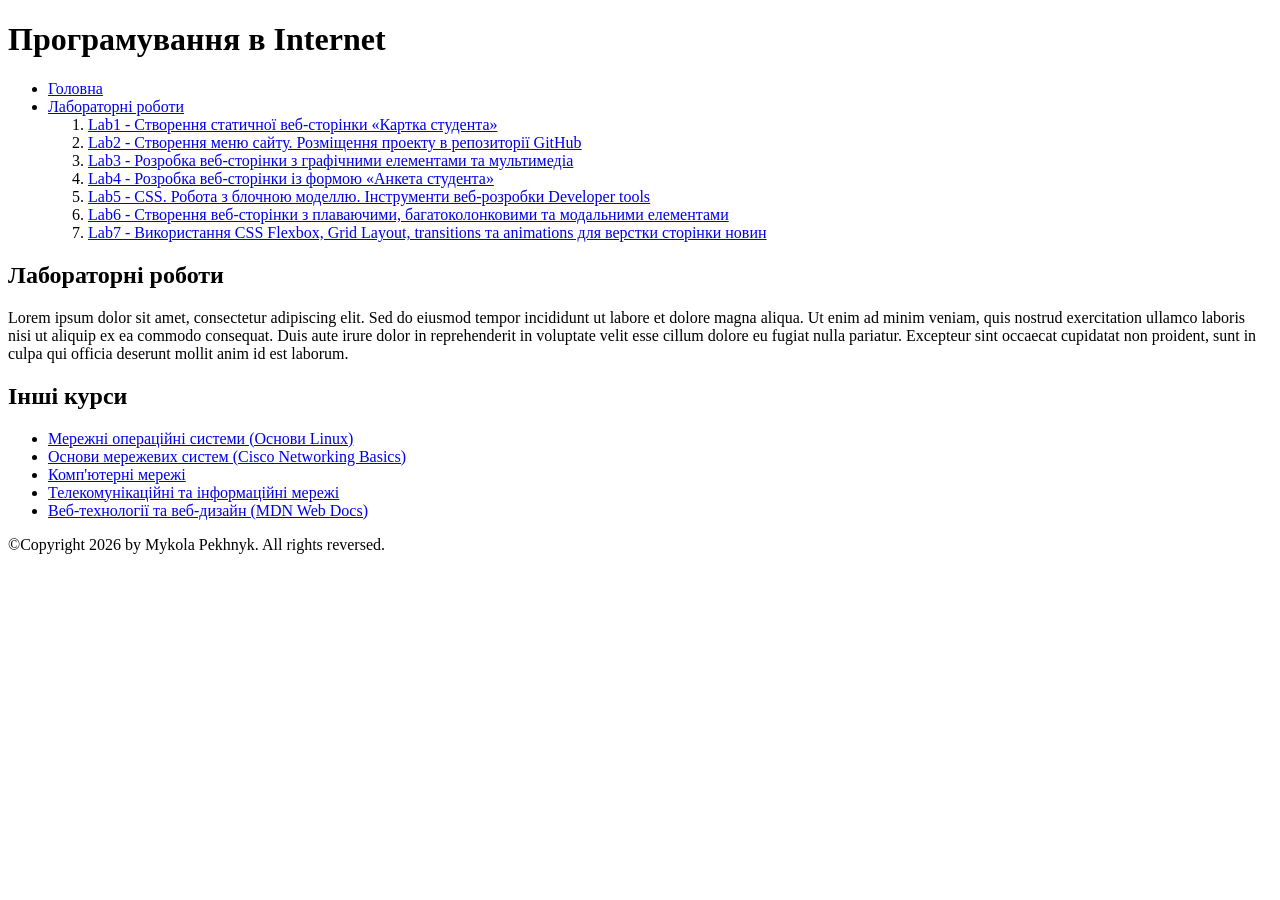
<file: index.html>
<!DOCTYPE html>
<html lang="uk">
<head>
    <meta charset="UTF-8">
    <meta name="viewport" content="width=device-width, initial-scale=1.0">
    <title>Програмування в Internet — Список робіт</title>
</head>
<body>
    <header>
        <h1>Програмування в Internet</h1>
    </header>

    <nav>
        <ul>
            <li><a href="index.html">Головна</a></li>
            <li>
                <a href="#labs">Лабораторні роботи</a>
                <ol>
                    <li><a href="lab1/index.html">Lab1 - Створення статичної веб-сторінки «Картка студента»</a></li>
                    <li><a href="lab2/index.html">Lab2 - Створення меню сайту. Розміщення проекту в репозиторії GitHub</a></li>
                    <li><a href="lab3/index.html">Lab3 - Розробка веб-сторінки з графічними елементами та мультимедіа</a></li>
                    <li><a href="lab4/index.html">Lab4 - Розробка веб-сторінки із формою «Анкета студента»</a></li>
                    <li><a href="lab5/index.html">Lab5 - CSS. Робота з блочною моделлю. Інструменти веб-розробки Developer tools</a></li>
                    <li><a href="lab6/index.html">Lab6 - Створення веб-сторінки з плаваючими, багатоколонковими та модальними елементами</a></li>
                    <li><a href="lab7/index.html">Lab7 - Використання CSS Flexbox, Grid Layout, transitions та animations для верстки сторінки новин</a></li>
                </ol>
            </li>
        </ul>
    </nav>

    <main>
        <article>
            <section id="labs">
                <h2>Лабораторні роботи</h2>
                <p>
                    Lorem ipsum dolor sit amet, consectetur adipiscing elit. Sed do eiusmod tempor incididunt ut labore et dolore magna aliqua.
                    Ut enim ad minim veniam, quis nostrud exercitation ullamco laboris nisi ut aliquip ex ea commodo consequat.
                    Duis aute irure dolor in reprehenderit in voluptate velit esse cillum dolore eu fugiat nulla pariatur.
                    Excepteur sint occaecat cupidatat non proident, sunt in culpa qui officia deserunt mollit anim id est laborum.
                </p>
            </section>
        </article>

        <aside>
            <h2>Інші курси</h2>
            <ul>
                <li><a href="https://prometheus.org.ua/course/course-v1:LinuxFoundation+LFS101x+2018_T1" target="_blank">Мережні операційні системи (Основи Linux)</a></li>
                <li><a href="https://www.netacad.com/courses/networking-basics" target="_blank">Основи мережевих систем (Cisco Networking Basics)</a></li>
                <li><a href="https://www.coursera.org/learn/computer-networking" target="_blank">Комп'ютерні мережі</a></li>
                <li><a href="https://prometheus.org.ua/" target="_blank">Телекомунікаційні та інформаційні мережі</a></li>
                <li><a href="https://developer.mozilla.org/uk/docs/Learn" target="_blank">Веб-технології та веб-дизайн (MDN Web Docs)</a></li>
            </ul>
        </aside>
    </main>

    <footer>
        <p>&copy;Copyright 2026 by Mykola Pekhnyk. All rights reversed.</p>
    </footer>
</body>
</html>
</file>
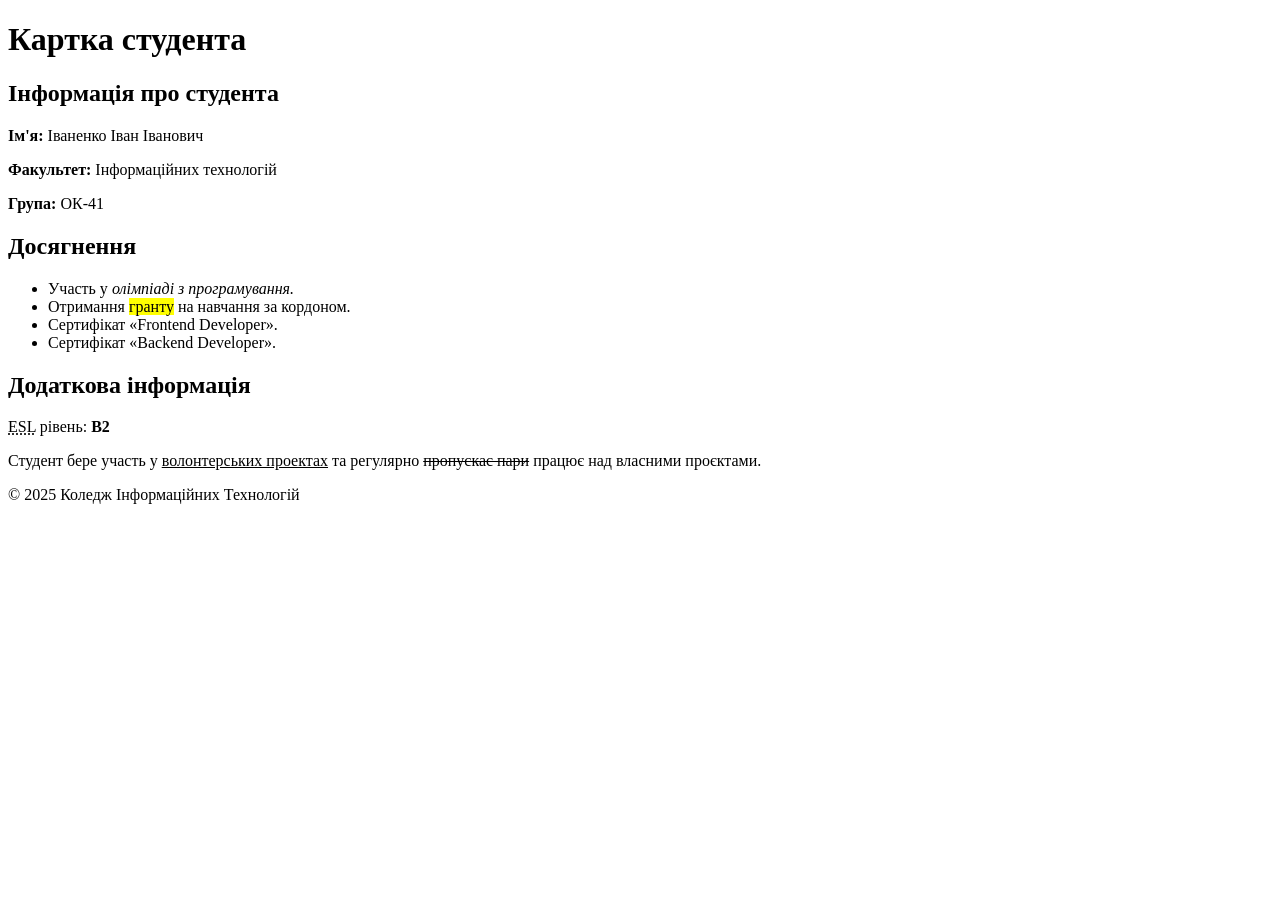
<file: lab1/index.html>
<!DOCTYPE html>
<html lang="uk">
<head>
    <meta charset="UTF-8">
    <meta name="viewport" content="width=device-width, initial-scale=1.0">
    <title>Картка студента</title>
</head>
<body>
    <header>
        <h1>Картка студента</h1>
    </header>

    <main>
        <section>
            <h2>Інформація про студента</h2>
            <p><strong>Ім'я:</strong> Іваненко Іван Іванович</p>
            <p><strong>Факультет:</strong> Інформаційних технологій</p>
            <p><strong>Група:</strong> ОК-41</p>
        </section>

        <section>
            <h2>Досягнення</h2>
            <ul>
                <li>Участь у <em>олімпіаді з програмування.</em></li>
                <li>Отримання <mark>гранту</mark> на навчання за кордоном.</li>
                <li>Сертифікат <q>Frontend Developer</q>.</li>
                <li>Сертифікат <q>Backend Developer</q>.</li>
            </ul>
        </section>

        <section>
            <h2>Додаткова інформація</h2>
            <p><abbr title="English as a Second Language">ESL</abbr> рівень: <strong>B2</strong></p>
            <p>Студент бере участь у <ins>волонтерських проектах</ins> та регулярно <del>пропускає пари</del> працює над власними проєктами.</p>
        </section>
    </main>

    <footer>
        <p>&copy; 2025 Коледж Інформаційних Технологій</p>
    </footer>
</body>
</html>
</file>
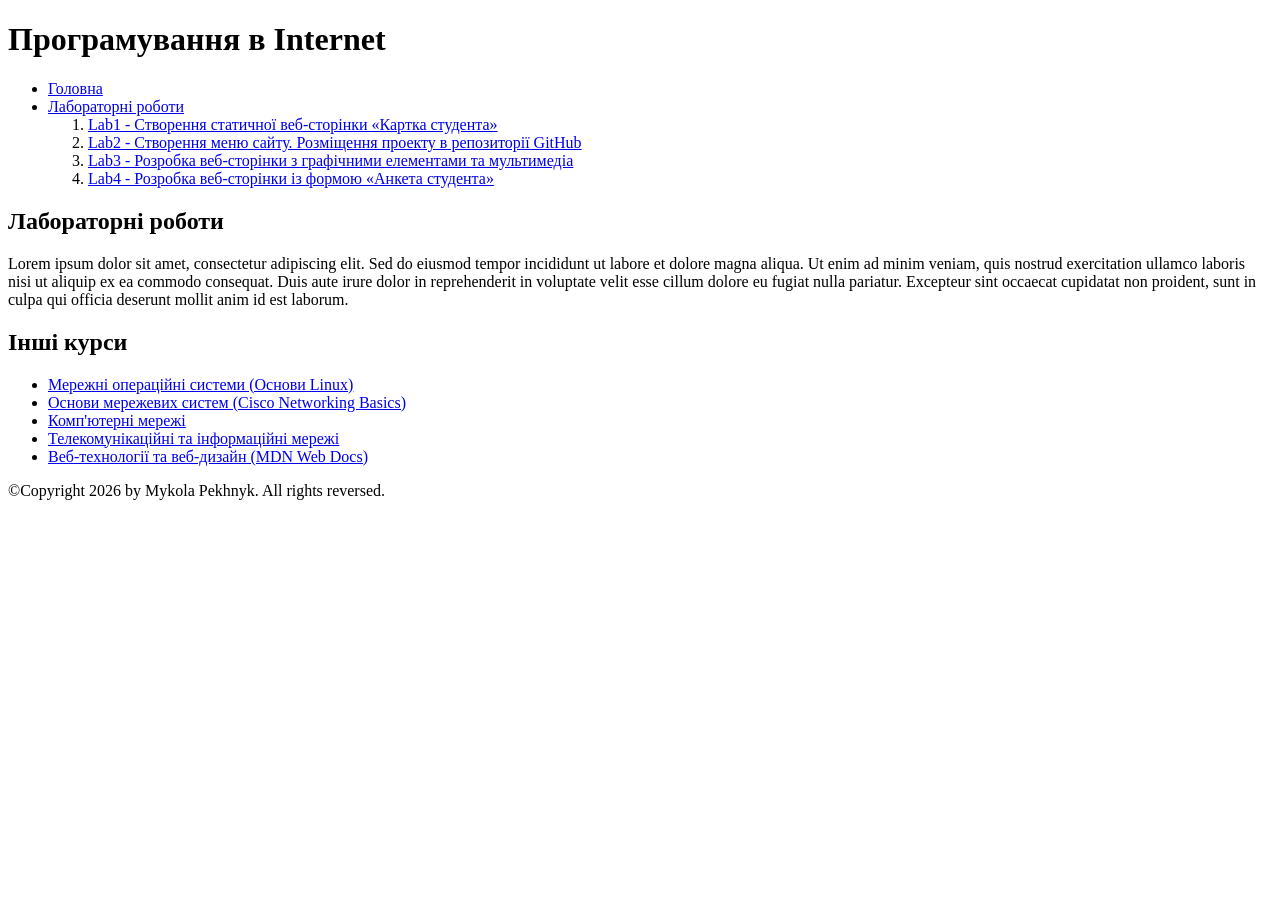
<file: lab2/index.html>
<!DOCTYPE html>
<html lang="uk">
<head>
    <meta charset="UTF-8">
    <meta name="viewport" content="width=device-width, initial-scale=1.0">
    <title>Лабораторна робота №2 — Створення меню сайту</title>
</head>
<body>
    <header>
        <h1>Програмування в Internet</h1>
    </header>

    <nav>
        <ul>
            <li><a href="../index.html">Головна</a></li>
            <li>
                <a href="#labs">Лабораторні роботи</a>
                <ol>
                    <li><a href="../lab1/index.html">Lab1 - Створення статичної веб-сторінки «Картка студента»</a></li>
                    <li><a href="index.html">Lab2 - Створення меню сайту. Розміщення проекту в репозиторії GitHub</a></li>
                    <li><a href="../lab3/index.html">Lab3 - Розробка веб-сторінки з графічними елементами та мультимедіа</a></li>
                    <li><a href="../lab4/index.html">Lab4 - Розробка веб-сторінки із формою «Анкета студента»</a></li>
                </ol>
            </li>
        </ul>
    </nav>

    <main>
        <article>
            <section id="labs">
                <h2>Лабораторні роботи</h2>
                <p>
                    Lorem ipsum dolor sit amet, consectetur adipiscing elit. Sed do eiusmod tempor incididunt ut labore et dolore magna aliqua.
                    Ut enim ad minim veniam, quis nostrud exercitation ullamco laboris nisi ut aliquip ex ea commodo consequat.
                    Duis aute irure dolor in reprehenderit in voluptate velit esse cillum dolore eu fugiat nulla pariatur.
                    Excepteur sint occaecat cupidatat non proident, sunt in culpa qui officia deserunt mollit anim id est laborum.
                </p>
            </section>
        </article>

        <aside>
            <h2>Інші курси</h2>
            <ul>
                <li><a href="https://prometheus.org.ua/course/course-v1:LinuxFoundation+LFS101x+2018_T1" target="_blank">Мережні операційні системи (Основи Linux)</a></li>
                <li><a href="https://www.netacad.com/courses/networking-basics" target="_blank">Основи мережевих систем (Cisco Networking Basics)</a></li>
                <li><a href="https://www.coursera.org/learn/computer-networking" target="_blank">Комп'ютерні мережі</a></li>
                <li><a href="https://prometheus.org.ua/" target="_blank">Телекомунікаційні та інформаційні мережі</a></li>
                <li><a href="https://developer.mozilla.org/uk/docs/Learn" target="_blank">Веб-технології та веб-дизайн (MDN Web Docs)</a></li>
            </ul>
        </aside>
    </main>

    <footer>
        <p>&copy;Copyright 2026 by Mykola Pekhnyk. All rights reversed.</p>
    </footer>
</body>
</html>
</file>
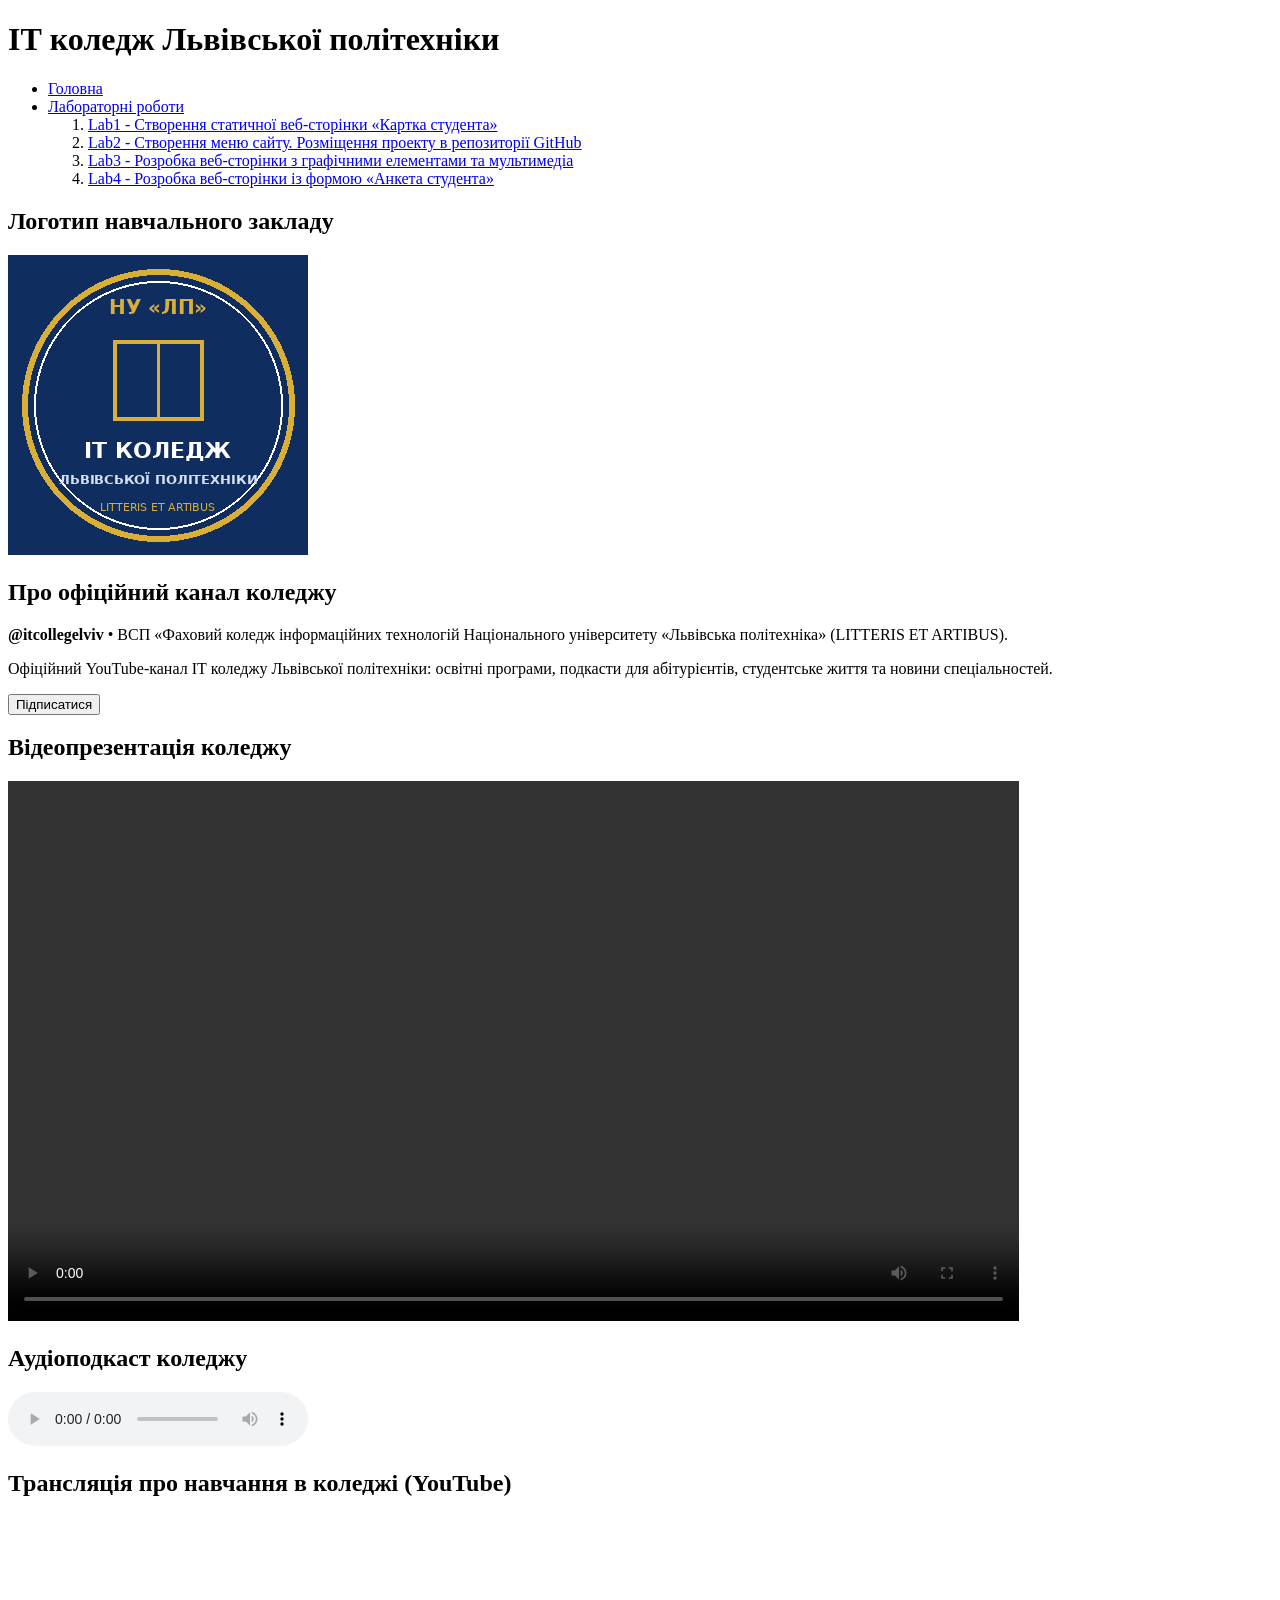
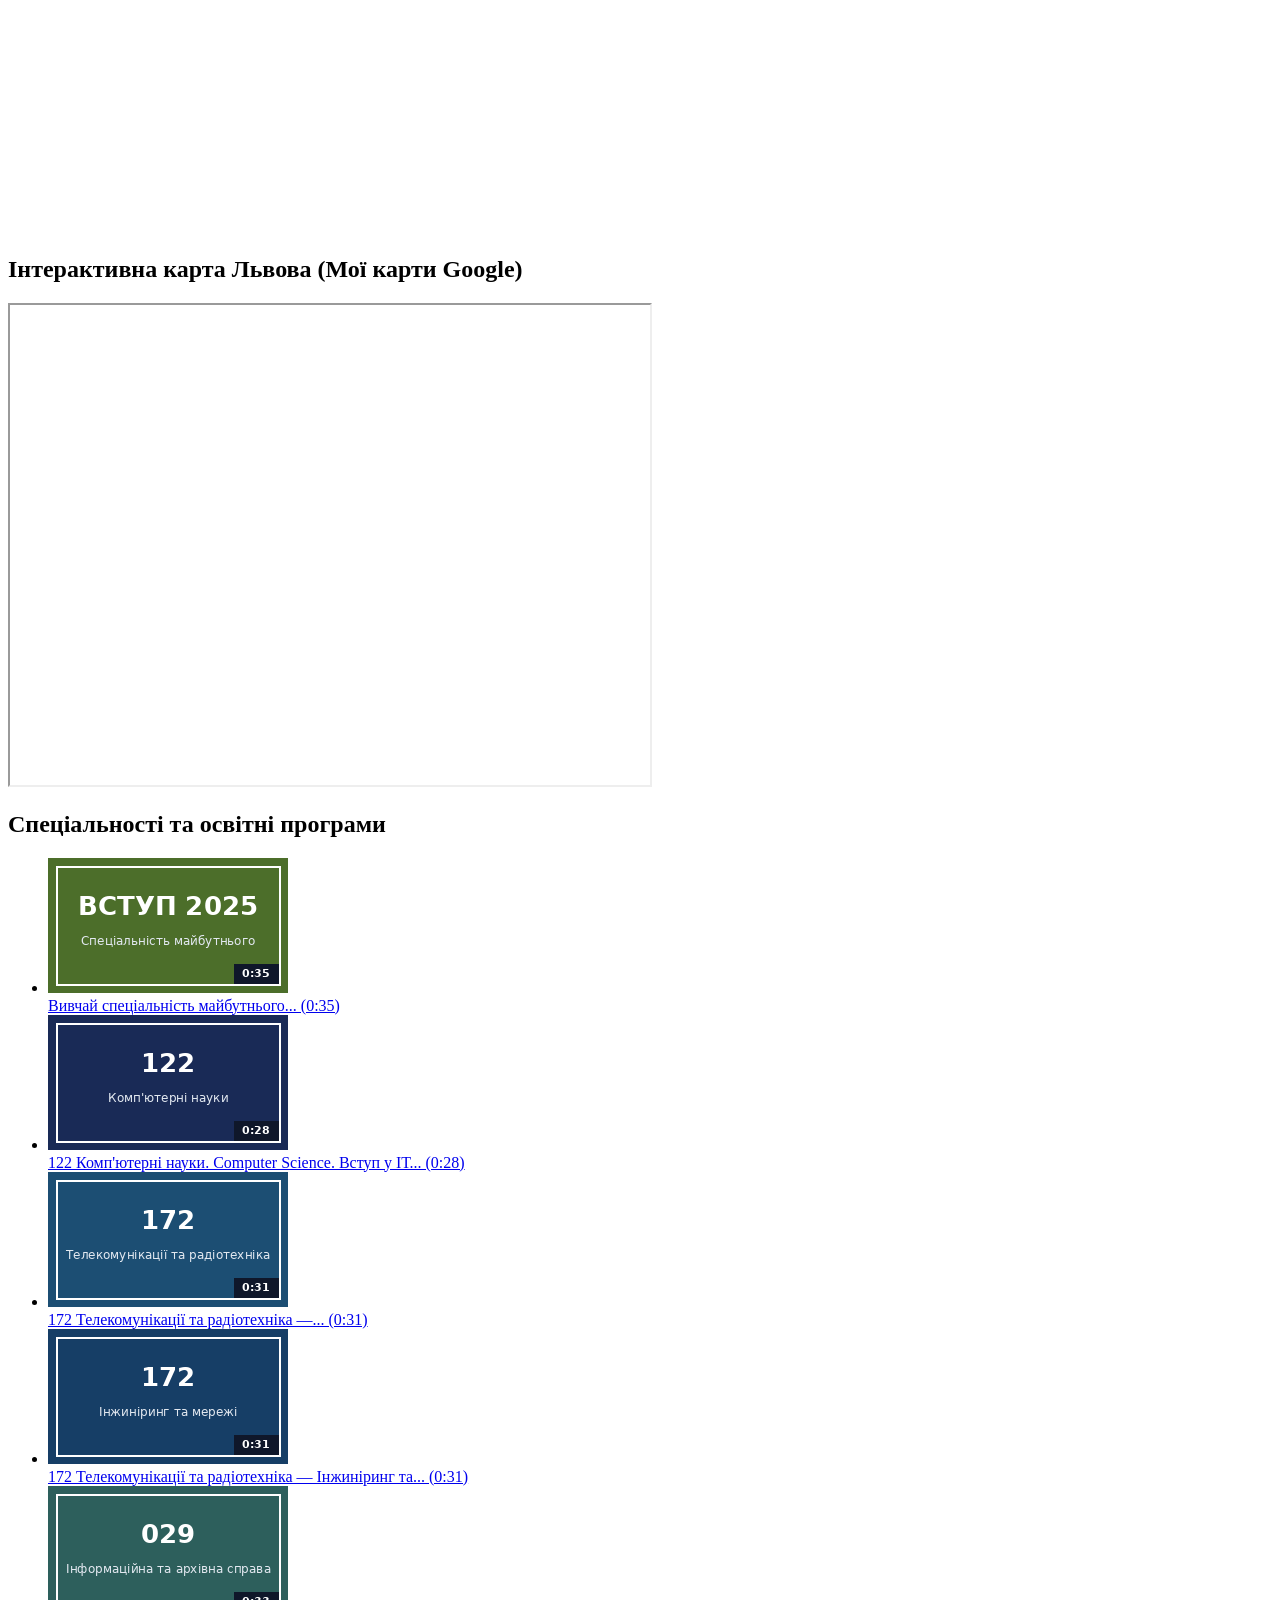
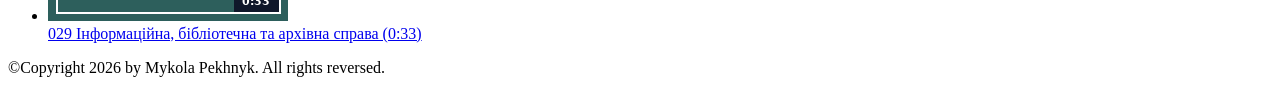
<file: lab3/index.html>
<!DOCTYPE html>
<html lang="uk">
<head>
    <meta charset="UTF-8">
    <meta name="viewport" content="width=device-width, initial-scale=1.0">
    <title>Лабораторна робота №3 — Графічні елементи та мультимедіа</title>
</head>
<body>
    <header>
        <h1>ІТ коледж Львівської політехніки</h1>
        <nav>
            <ul>
                <li><a href="../index.html">Головна</a></li>
                <li>
                    <a href="../index.html#labs">Лабораторні роботи</a>
                    <ol>
                        <li><a href="../lab1/index.html">Lab1 - Створення статичної веб-сторінки «Картка студента»</a></li>
                        <li><a href="../lab2/index.html">Lab2 - Створення меню сайту. Розміщення проекту в репозиторії GitHub</a></li>
                        <li><a href="index.html">Lab3 - Розробка веб-сторінки з графічними елементами та мультимедіа</a></li>
                        <li><a href="../lab4/index.html">Lab4 - Розробка веб-сторінки із формою «Анкета студента»</a></li>
                    </ol>
                </li>
            </ul>
        </nav>
    </header>

    <main>
        <article>
            <!-- 4.5. Перша секція: логотип коледжу висотою 300px -->
            <section id="logo">
                <h2>Логотип навчального закладу</h2>
                <img src="logo.png" alt="Логотип ІТ коледжу Львівської політехніки" height="300">
            </section>

            <!-- 4.6. Друга секція: опис та кнопка "Підписатися" -->
            <section id="about-channel">
                <h2>Про офіційний канал коледжу</h2>
                <p><strong>@itcollegelviv</strong> &bull; ВСП «Фаховий коледж інформаційних технологій Національного університету «Львівська політехніка» (LITTERIS ET ARTIBUS).</p>
                <p>Офіційний YouTube-канал ІТ коледжу Львівської політехніки: освітні програми, подкасти для абітурієнтів, студентське життя та новини спеціальностей.</p>
                <a href="https://www.youtube.com/@itcollegelviv?sub_confirmation=1" target="_blank" rel="noopener noreferrer">
                    <button type="button">Підписатися</button>
                </a>
            </section>

            <!-- 4.7. Третя секція: відео video.mp4 (висота 540px, ширина 80%) -->
            <section id="local-video">
                <h2>Відеопрезентація коледжу</h2>
                <video controls height="540" style="width: 80%;">
                    <source src="video.mp4" type="video/mp4">
                    Ваш браузер не підтримує тег video. Завантажте <a href="video.mp4">відеофайл MP4</a>.
                </video>
            </section>

            <!-- 4.8. Четверта секція: аудіофайл -->
            <section id="local-audio">
                <h2>Аудіоподкаст коледжу</h2>
                <audio controls>
                    <source src="videoplayback.m4a" type="audio/mp4">
                    Ваш браузер не підтримує тег audio. Завантажте <a href="videoplayback.m4a">аудіофайл</a>.
                </audio>
            </section>

            <!-- 4.9. П'ята секція: YouTube відео через iframe -->
            <section id="youtube-stream">
                <h2>Трансляція про навчання в коледжі (YouTube)</h2>
                <iframe
                    width="560"
                    height="315"
                    src="https://www.youtube.com/embed/kveftfh9GVs?si=FvcKXkIBjpxRimtp"
                    title="YouTube video player"
                    frameborder="0"
                    allow="accelerometer; autoplay; clipboard-write; encrypted-media; gyroscope; picture-in-picture; web-share"
                    referrerpolicy="strict-origin-when-cross-origin"
                    loading="lazy"
                    allowfullscreen>
                </iframe>
            </section>

            <!-- 4.10. Шоста секція: власна Google Карта через iframe -->
            <section id="google-map">
                <h2>Інтерактивна карта Львова (Мої карти Google)</h2>
                <iframe
                    src="https://www.google.com/maps/d/u/0/embed?mid=16obBvT8c_q5g-OJGRCJ6BlHn8vlSkHI&ehbc=2E312F"
                    width="640"
                    height="480"
                    loading="lazy">
                </iframe>
            </section>
        </article>

        <!-- 4.11. Блок aside: список із 5 прев'ю зображень до відео із заголовками у посиланнях -->
        <aside>
            <h2>Спеціальності та освітні програми</h2>
            <ul>
                <li>
                    <a href="https://www.youtube.com/@itcollegelviv/videos" target="_blank" rel="noopener noreferrer">
                        <img src="thumb1.png" alt="Вивчай спеціальність майбутнього" width="240" height="135"><br>
                        <span>Вивчай спеціальність майбутнього... (0:35)</span>
                    </a>
                </li>
                <li>
                    <a href="https://www.youtube.com/@itcollegelviv/videos" target="_blank" rel="noopener noreferrer">
                        <img src="thumb2.png" alt="122 Комп'ютерні науки" width="240" height="135"><br>
                        <span>122 Комп'ютерні науки. Computer Science. Вступ у ІТ... (0:28)</span>
                    </a>
                </li>
                <li>
                    <a href="https://www.youtube.com/@itcollegelviv/videos" target="_blank" rel="noopener noreferrer">
                        <img src="thumb3.png" alt="172 Телекомунікації та радіотехніка" width="240" height="135"><br>
                        <span>172 Телекомунікації та радіотехніка —... (0:31)</span>
                    </a>
                </li>
                <li>
                    <a href="https://www.youtube.com/@itcollegelviv/videos" target="_blank" rel="noopener noreferrer">
                        <img src="thumb4.png" alt="172 Телекомунікації та радіотехніка — Інжиніринг" width="240" height="135"><br>
                        <span>172 Телекомунікації та радіотехніка — Інжиніринг та... (0:31)</span>
                    </a>
                </li>
                <li>
                    <a href="https://www.youtube.com/@itcollegelviv/videos" target="_blank" rel="noopener noreferrer">
                        <img src="thumb5.png" alt="029 Інформаційна, бібліотечна та архівна справа" width="240" height="135"><br>
                        <span>029 Інформаційна, бібліотечна та архівна справа (0:33)</span>
                    </a>
                </li>
            </ul>
        </aside>
    </main>

    <footer>
        <p>&copy;Copyright 2026 by Mykola Pekhnyk. All rights reversed.</p>
    </footer>
</body>
</html>
</file>
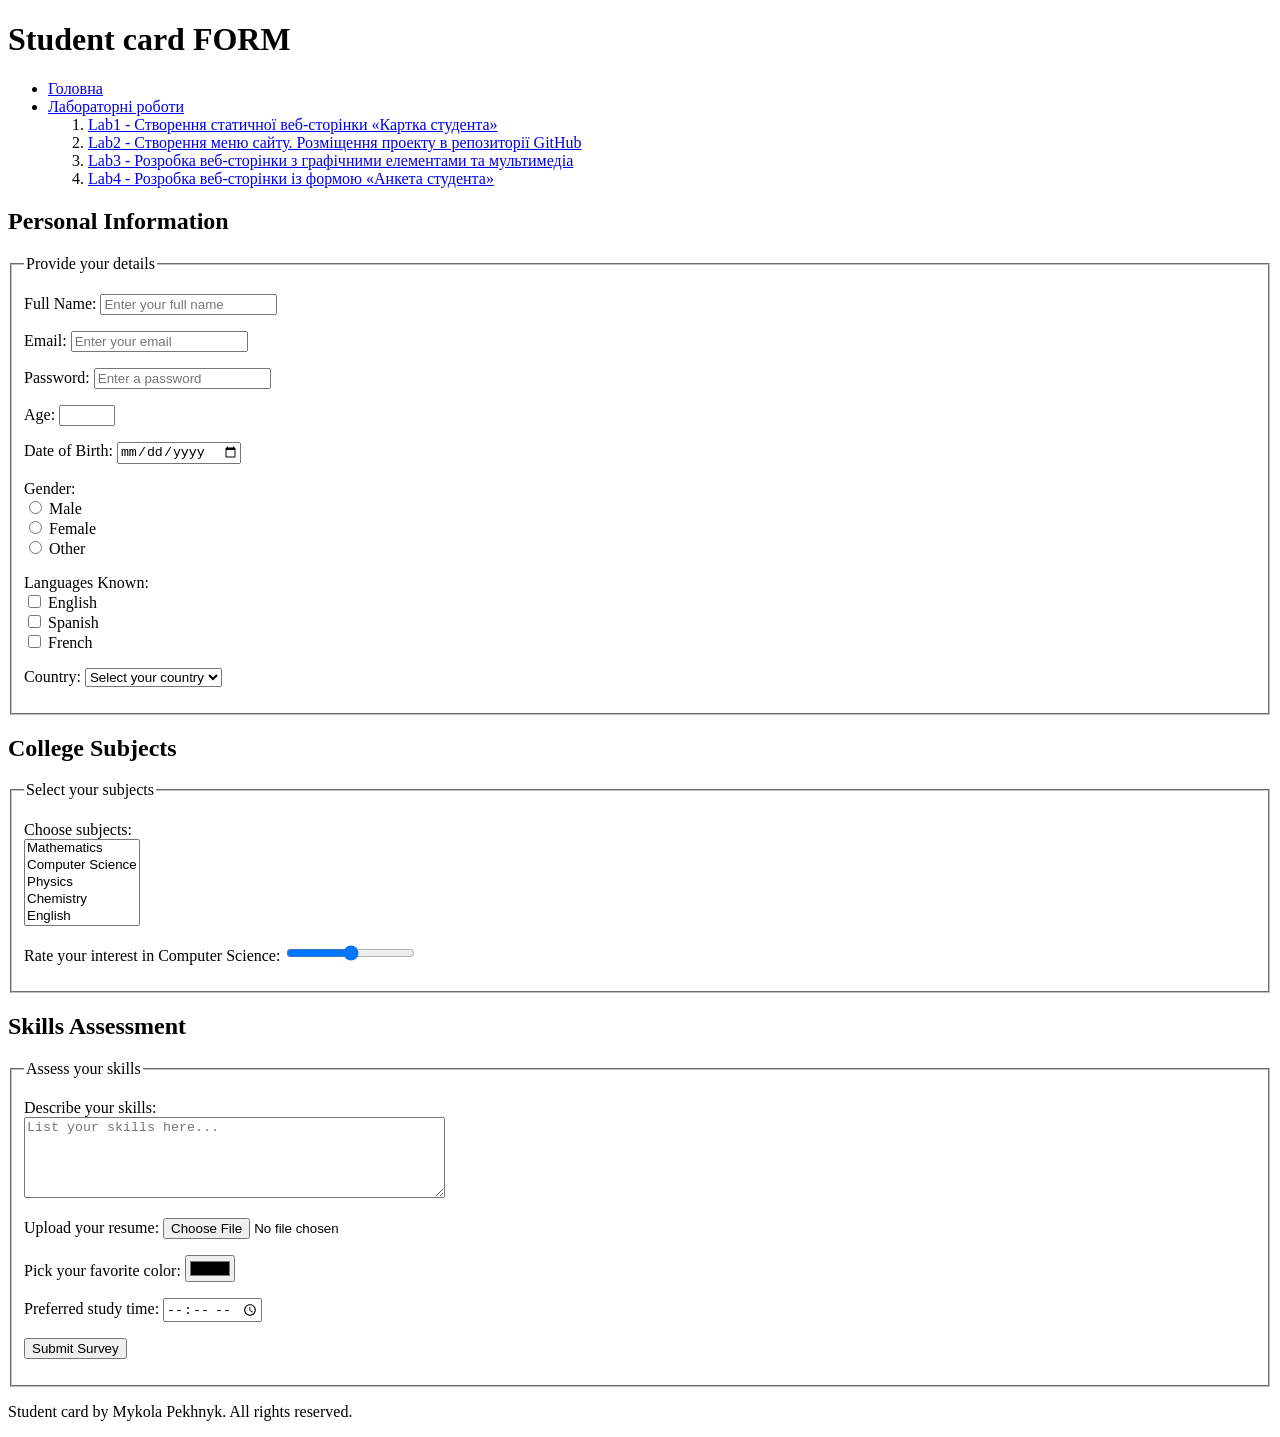
<file: lab4/index.html>
<!DOCTYPE html>
<html lang="en">
<head>
    <meta charset="UTF-8">
    <meta name="viewport" content="width=device-width, initial-scale=1.0">
    <title>Lab 4 — Student card FORM</title>
</head>
<body>
    <header>
        <h1>Student card FORM</h1>
        <nav>
            <ul>
                <li><a href="../index.html">Головна</a></li>
                <li>
                    <a href="../index.html#labs">Лабораторні роботи</a>
                    <ol>
                        <li><a href="../lab1/index.html">Lab1 - Створення статичної веб-сторінки «Картка студента»</a></li>
                        <li><a href="../lab2/index.html">Lab2 - Створення меню сайту. Розміщення проекту в репозиторії GitHub</a></li>
                        <li><a href="../lab3/index.html">Lab3 - Розробка веб-сторінки з графічними елементами та мультимедіа</a></li>
                        <li><a href="index.html">Lab4 - Розробка веб-сторінки із формою «Анкета студента»</a></li>
                    </ol>
                </li>
            </ul>
        </nav>
    </header>

    <main>
        <form action="#" method="post" enctype="multipart/form-data">
            <!-- Секція 1: Personal Information -->
            <section id="personal-info">
                <h2>Personal Information</h2>
                <fieldset>
                    <legend>Provide your details</legend>

                    <p>
                        <label for="fullname">Full Name:</label>
                        <input type="text" id="fullname" name="fullname" placeholder="Enter your full name" minlength="2" maxlength="60" required>
                    </p>

                    <p>
                        <label for="email">Email:</label>
                        <input type="email" id="email" name="email" placeholder="Enter your email" required>
                    </p>

                    <p>
                        <label for="password">Password:</label>
                        <input type="password" id="password" name="password" placeholder="Enter a password" minlength="6" required>
                    </p>

                    <p>
                        <label for="age">Age:</label>
                        <input type="number" id="age" name="age" min="16" max="100" required>
                    </p>

                    <p>
                        <label for="dob">Date of Birth:</label>
                        <input type="date" id="dob" name="dob" required>
                    </p>

                    <p>
                        Gender:<br>
                        <input type="radio" id="gender-male" name="gender" value="male" required>
                        <label for="gender-male">Male</label><br>

                        <input type="radio" id="gender-female" name="gender" value="female">
                        <label for="gender-female">Female</label><br>

                        <input type="radio" id="gender-other" name="gender" value="other">
                        <label for="gender-other">Other</label>
                    </p>

                    <p>
                        Languages Known:<br>
                        <input type="checkbox" id="lang-english" name="languages[]" value="english">
                        <label for="lang-english">English</label><br>

                        <input type="checkbox" id="lang-spanish" name="languages[]" value="spanish">
                        <label for="lang-spanish">Spanish</label><br>

                        <input type="checkbox" id="lang-french" name="languages[]" value="french">
                        <label for="lang-french">French</label>
                    </p>

                    <p>
                        <label for="country">Country:</label>
                        <select id="country" name="country" required>
                            <option value="" disabled selected>Select your country</option>
                            <option value="ua">Ukraine</option>
                            <option value="de">Germany</option>
                            <option value="pl">Poland</option>
                            <option value="uk">United Kingdom</option>
                            <option value="us">United States</option>
                        </select>
                    </p>
                </fieldset>
            </section>

            <!-- Секція 2: College Subjects -->
            <section id="college-subjects">
                <h2>College Subjects</h2>
                <fieldset>
                    <legend>Select your subjects</legend>

                    <p>
                        <label for="subjects">Choose subjects:</label><br>
                        <select id="subjects" name="subjects[]" multiple size="5">
                            <option value="mathematics">Mathematics</option>
                            <option value="computer_science">Computer Science</option>
                            <option value="physics">Physics</option>
                            <option value="chemistry">Chemistry</option>
                            <option value="english">English</option>
                        </select>
                    </p>

                    <p>
                        <label for="cs-interest">Rate your interest in Computer Science:</label>
                        <input type="range" id="cs-interest" name="cs_interest" min="0" max="10" value="5">
                    </p>
                </fieldset>
            </section>

            <!-- Секція 3: Skills Assessment -->
            <section id="skills-assessment">
                <h2>Skills Assessment</h2>
                <fieldset>
                    <legend>Assess your skills</legend>

                    <p>
                        <label for="skills">Describe your skills:</label><br>
                        <textarea id="skills" name="skills" rows="5" cols="50" placeholder="List your skills here..."></textarea>
                    </p>

                    <p>
                        <label for="resume">Upload your resume:</label>
                        <input type="file" id="resume" name="resume" accept=".pdf,.doc,.docx">
                    </p>

                    <p>
                        <label for="fav-color">Pick your favorite color:</label>
                        <input type="color" id="fav-color" name="fav_color" value="#000000">
                    </p>

                    <p>
                        <label for="study-time">Preferred study time:</label>
                        <input type="time" id="study-time" name="study_time">
                    </p>

                    <p>
                        <input type="submit" value="Submit Survey">
                    </p>
                </fieldset>
            </section>
        </form>
    </main>

    <footer>
        <p>Student card by Mykola Pekhnyk. All rights reserved.</p>
    </footer>
</body>
</html>
</file>
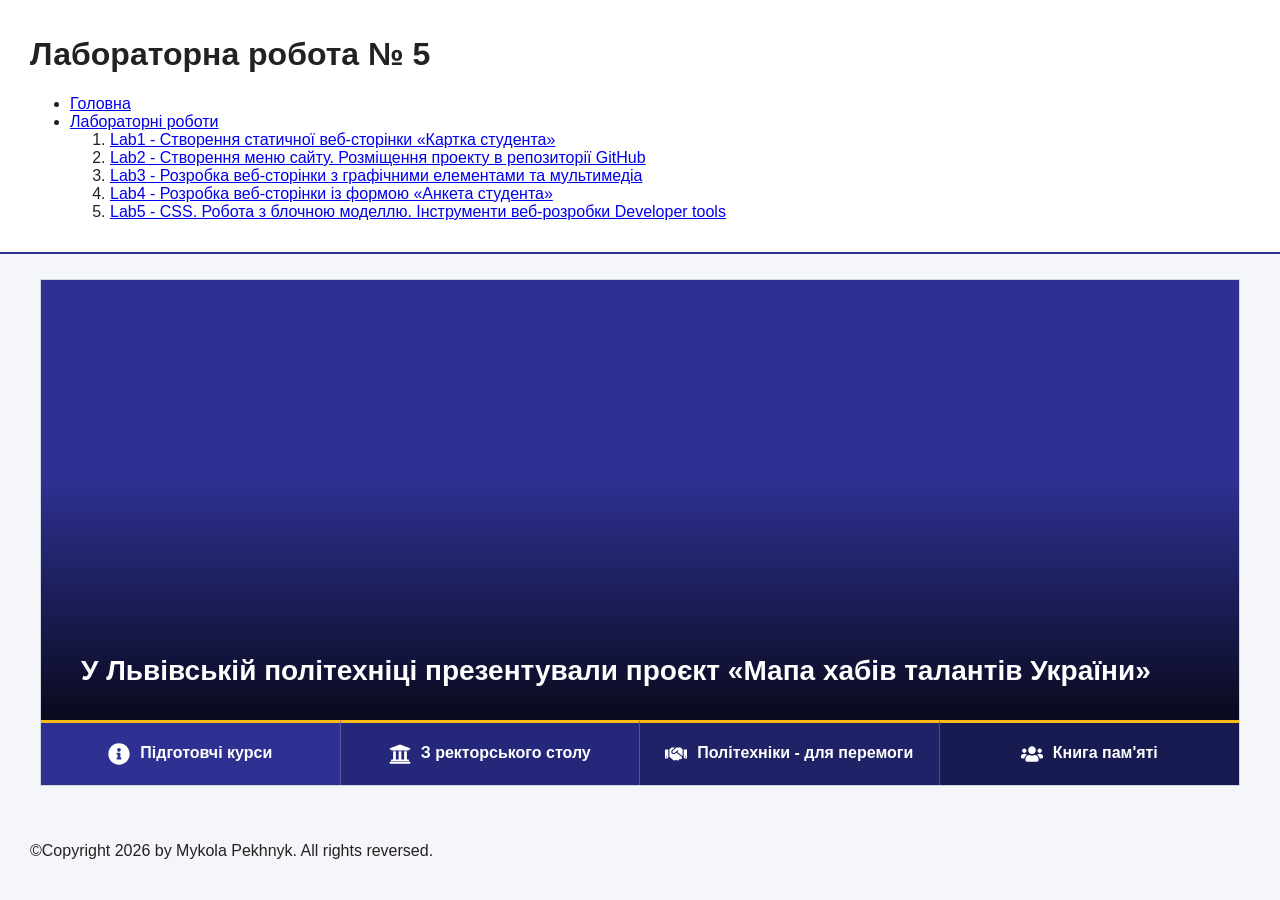
<file: lab5/index.html>
<!DOCTYPE html>
<html lang="uk">
<head>
    <meta charset="UTF-8">
    <meta name="viewport" content="width=device-width, initial-scale=1.0">
    <title>Лабораторна робота №5 — CSS. Робота з блочною моделлю</title>
    <link rel="stylesheet" href="css/styles.css">
</head>
<body>
    <header class="lab-nav">
        <h1>Лабораторна робота № 5</h1>
        <nav>
            <ul>
                <li><a href="../index.html">Головна</a></li>
                <li>
                    <a href="../index.html#labs">Лабораторні роботи</a>
                    <ol>
                        <li><a href="../lab1/index.html">Lab1 - Створення статичної веб-сторінки «Картка студента»</a></li>
                        <li><a href="../lab2/index.html">Lab2 - Створення меню сайту. Розміщення проекту в репозиторії GitHub</a></li>
                        <li><a href="../lab3/index.html">Lab3 - Розробка веб-сторінки з графічними елементами та мультимедіа</a></li>
                        <li><a href="../lab4/index.html">Lab4 - Розробка веб-сторінки із формою «Анкета студента»</a></li>
                        <li><a href="index.html">Lab5 - CSS. Робота з блочною моделлю. Інструменти веб-розробки Developer tools</a></li>
                    </ol>
                </li>
            </ul>
        </nav>
    </header>

    <main>
        <header id="hero_container" role="link" aria-label="Hero Image">
            <div class="region region-hero">
                <section class="views-element-container block block-views block-views-blockfront-page-news-block-1 clearfix" id="block-views-block-front-page-news-block-1">
                    <div class="form-group">
                        <div class="view view-front-page-news view-id-front_page_news view-display-id-block_1">
                            <div class="view-content">
                                <div id="hero" style="background: rgb(46,49,146) url(https://lpnu.ua/sites/default/files/styles/hero/public/2026/11/19/news/38587/img2157.JPG?itok=qu8b2mdi) no-repeat center top / cover;">
                                    <div class="shadow"></div>
                                    <div class="container">
                                        <h2>
                                            <a href="https://lpnu.ua/news/u-lvivskii-politekhnitsi-prezentuvaly-proiekt-mapa-khabiv-talantiv-ukrainy" hreflang="uk" target="_blank">
                                                У Львівській політехніці презентували проєкт «Мапа хабів талантів України»
                                            </a>
                                        </h2>
                                    </div>
                                </div>
                            </div>
                        </div>
                    </div>
                </section>

                <section id="block-lpnushortcutstop4" class="block block-block-content clearfix">
                    <div class="field field--name-body field--type-text-with-summary field--label-hidden field--item">
                        <div class="container-fluid">
                            <div class="row">
                                <a href="https://lpnu.ua/pidhotovchi-kursy" target="_blank">
                                    <div class="shortcut-1 col-xs-6 col-sm-3">
                                        <h2>
                                            <svg class="svg-inline--fa fa-info-circle fa-w-16" aria-hidden="true" focusable="false" role="img" xmlns="http://www.w3.org/2000/svg" viewBox="0 0 512 512"><path fill="currentColor" d="M256 8C119.043 8 8 119.083 8 256c0 136.997 111.043 248 248 248s248-111.003 248-248C504 119.083 392.957 8 256 8zm0 110c23.196 0 42 18.804 42 42s-18.804 42-42 42-42-18.804-42-42 18.804-42 42-42zm56 254c0 6.627-5.373 12-12 12h-88c-6.627 0-12-5.373-12-12v-24c0-6.627 5.373-12 12-12h12v-64h-12c-6.627 0-12-5.373-12-12v-24c0-6.627 5.373-12 12-12h64c6.627 0 12 5.373 12 12v100h12c6.627 0 12 5.373 12 12v24z"></path></svg>
                                            <span>Підготовчі курси</span>
                                        </h2>
                                    </div>
                                </a>

                                <a href="https://lpnu.ua/reflections" target="_blank">
                                    <div class="shortcut-2 col-xs-6 col-sm-3">
                                        <h2>
                                            <svg class="svg-inline--fa fa-university fa-w-16" aria-hidden="true" focusable="false" role="img" xmlns="http://www.w3.org/2000/svg" viewBox="0 0 512 512"><path fill="currentColor" d="M496 128v16a8 8 0 0 1-8 8h-24v12c0 6.627-5.373 12-12 12H60c-6.627 0-12-5.373-12-12v-12H24a8 8 0 0 1-8-8v-16a8 8 0 0 1 4.941-7.392l232-88a7.996 7.996 0 0 1 6.118 0l232 88A8 8 0 0 1 496 128zm-24 304H40c-13.255 0-24 10.745-24 24v16a8 8 0 0 0 8 8h464a8 8 0 0 0 8-8v-16c0-13.255-10.745-24-24-24zM96 192v192H60c-6.627 0-12 5.373-12 12v20h416v-20c0-6.627-5.373-12-12-12h-36V192h-64v192h-64V192h-64v192h-64V192H96z"></path></svg>
                                            <span>З ректорського столу</span>
                                        </h2>
                                    </div>
                                </a>

                                <a href="https://lpnu.ua/politekhniky-dlia-peremohy" target="_blank">
                                    <div class="shortcut-3 col-xs-6 col-sm-3">
                                        <h2>
                                            <svg class="svg-inline--fa fa-handshake fa-w-20" aria-hidden="true" focusable="false" role="img" xmlns="http://www.w3.org/2000/svg" viewBox="0 0 640 512"><path fill="currentColor" d="M434.7 64h-85.9c-8 0-15.7 3-21.6 8.4l-98.3 90c-.1.1-.2.3-.3.4-16.6 15.6-16.3 40.5-2.1 56 12.7 13.9 39.4 17.6 56.1 2.7.1-.1.3-.1.4-.2l79.9-73.2c6.5-5.9 16.7-5.5 22.6 1 6 6.5 5.5 16.6-1 22.6l-26.1 23.9L504 313.8c2.9 2.4 5.5 5 7.9 7.7V128l-54.6-54.6c-5.9-6-14.1-9.4-22.6-9.4zM544 128.2v223.9c0 17.7 14.3 32 32 32h64V128.2h-96zm48 223.9c-8.8 0-16-7.2-16-16s7.2-16 16-16 16 7.2 16 16-7.2 16-16 16zM0 384h64c17.7 0 32-14.3 32-32V128.2H0V384zm48-63.9c8.8 0 16 7.2 16 16s-7.2 16-16 16-16-7.2-16-16c0-8.9 7.2-16 16-16zm435.9 18.6L334.6 217.5l-30 27.5c-29.7 27.1-75.2 24.5-101.7-4.4-26.9-29.4-24.8-74.9 4.4-101.7L289.1 64h-83.8c-8.5 0-16.6 3.4-22.6 9.4L128 128v223.9h18.3l90.5 81.9c27.4 22.3 67.7 18.1 90-9.3l.2-.2 17.9 15.5c15.9 13 39.4 10.5 52.3-5.4l31.4-38.6 5.4 4.4c13.7 11.1 33.9 9.1 45-4.7l9.5-11.7c11.2-13.8 9.1-33.9-4.6-45.1z"></path></svg>
                                            <span>Політехніки - для перемоги</span>
                                        </h2>
                                    </div>
                                </a>

                                <a href="https://lpnu.ua/knyha-pamiati" target="_blank">
                                    <div class="shortcut-4 col-xs-6 col-sm-3">
                                        <h2>
                                            <svg class="svg-inline--fa fa-users fa-w-20" aria-hidden="true" focusable="false" role="img" xmlns="http://www.w3.org/2000/svg" viewBox="0 0 640 512"><path fill="currentColor" d="M96 224c35.3 0 64-28.7 64-64s-28.7-64-64-64-64 28.7-64 64 28.7 64 64 64zm448 0c35.3 0 64-28.7 64-64s-28.7-64-64-64-64 28.7-64 64 28.7 64 64 64zm32 32h-64c-17.6 0-33.5 7.1-45.1 18.6 40.3 22.1 68.9 62 75.1 109.4h66c17.7 0 32-14.3 32-32v-32c0-35.3-28.7-64-64-64zm-256 0c61.9 0 112-50.1 112-112S381.9 32 320 32 208 82.1 208 144s50.1 112 112 112zm76.8 32h-8.3c-20.8 10-43.9 16-68.5 16s-47.6-6-68.5-16h-8.3C179.6 288 128 339.6 128 403.2V432c0 26.5 21.5 48 48 48h288c26.5 0 48-21.5 48-48v-28.8c0-63.6-51.6-115.2-115.2-115.2zm-223.7-13.4C161.5 263.1 145.6 256 128 256H64c-35.3 0-64 28.7-64 64v32c0 17.7 14.3 32 32 32h65.9c6.3-47.4 34.9-87.3 75.2-109.4z"></path></svg>
                                            <span>Книга пам'яті</span>
                                        </h2>
                                    </div>
                                </a>
                            </div>
                        </div>
                    </div>
                </section>
            </div>
        </header>
    </main>

    <footer>
        <p>&copy;Copyright 2026 by Mykola Pekhnyk. All rights reversed.</p>
    </footer>
</body>
</html>
</file>
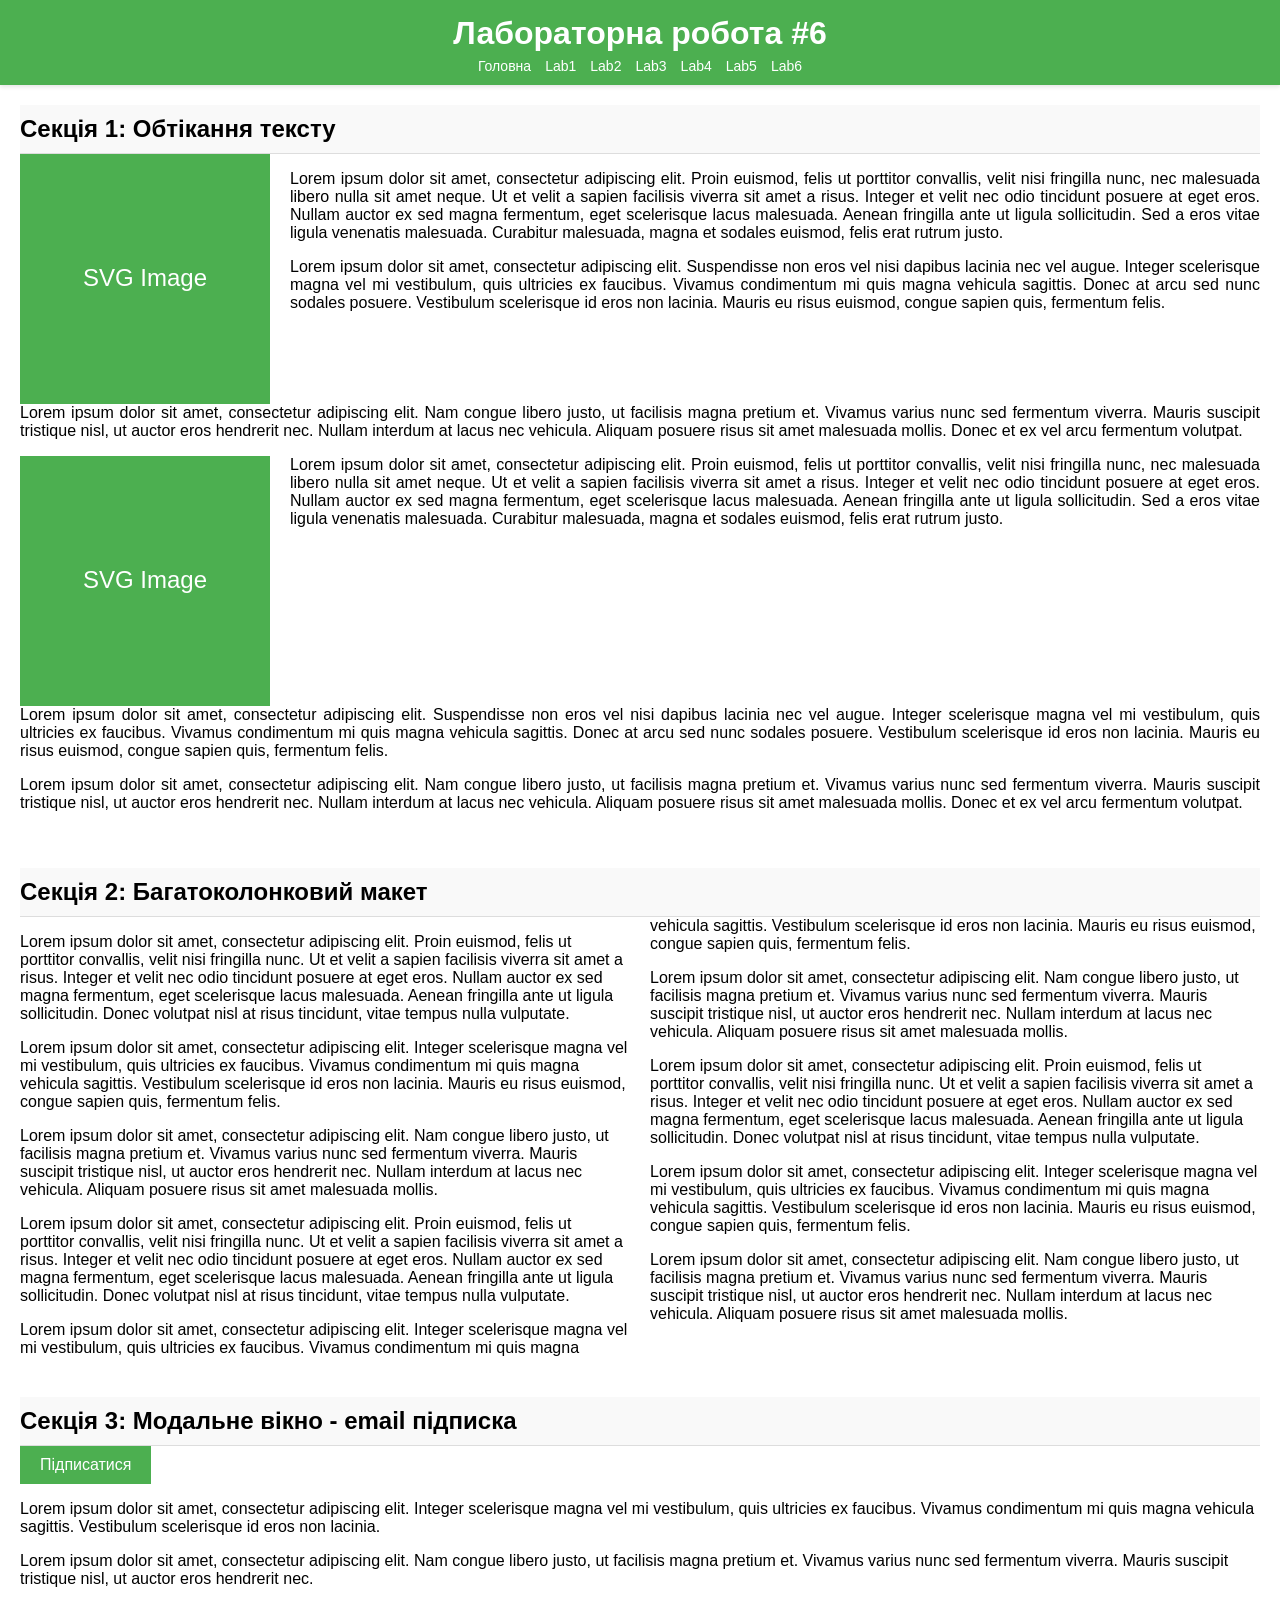
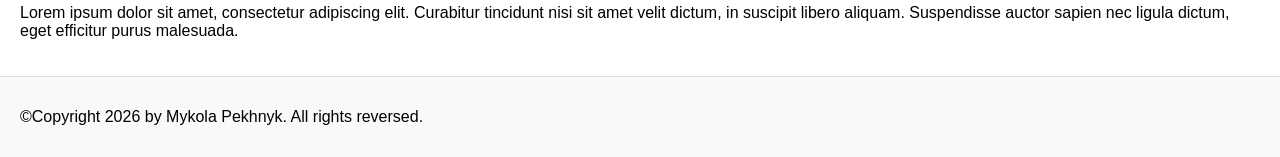
<file: lab6/index.html>
<!DOCTYPE html>
<html lang="uk">
<head>
    <meta charset="UTF-8">
    <meta name="viewport" content="width=device-width, initial-scale=1.0">
    <title>Лабораторна робота #6: floats, positioning, multicolumn layout.</title>
    <link rel="stylesheet" href="css/styles.css">
</head>
<body>
<header>
    <h1>Лабораторна робота #6</h1>
    <nav>
        <ul>
            <li><a href="../index.html">Головна</a></li>
            <li><a href="../lab1/index.html">Lab1</a></li>
            <li><a href="../lab2/index.html">Lab2</a></li>
            <li><a href="../lab3/index.html">Lab3</a></li>
            <li><a href="../lab4/index.html">Lab4</a></li>
            <li><a href="../lab5/index.html">Lab5</a></li>
            <li><a href="index.html">Lab6</a></li>
        </ul>
    </nav>
</header>

<main>
    <!-- Секція 1 -->
    <section id="section-1">
        <h2>Секція 1: Обтікання тексту</h2>
        <img src="img/image.svg" alt="SVG зображення">
        <p class="text">
            Lorem ipsum dolor sit amet, consectetur adipiscing elit.
            Proin euismod, felis ut porttitor convallis, velit nisi fringilla nunc, nec malesuada libero nulla sit amet neque.
            Ut et velit a sapien facilisis viverra sit amet a risus. Integer et velit nec odio tincidunt posuere at eget eros.
            Nullam auctor ex sed magna fermentum, eget scelerisque lacus malesuada. Aenean fringilla ante ut ligula sollicitudin.
            Sed a eros vitae ligula venenatis malesuada. Curabitur malesuada, magna et sodales euismod, felis erat rutrum justo.
        </p>
        <p class="text">
            Lorem ipsum dolor sit amet, consectetur adipiscing elit. Suspendisse non eros vel nisi dapibus lacinia nec vel augue.
            Integer scelerisque magna vel mi vestibulum, quis ultricies ex faucibus. Vivamus condimentum mi quis magna vehicula sagittis.
            Donec at arcu sed nunc sodales posuere. Vestibulum scelerisque id eros non lacinia. Mauris eu risus euismod, congue sapien quis,
            fermentum felis.
        </p>
        <p class="text clear">
            Lorem ipsum dolor sit amet, consectetur adipiscing elit. Nam congue libero justo, ut facilisis magna pretium et.
            Vivamus varius nunc sed fermentum viverra. Mauris suscipit tristique nisl, ut auctor eros hendrerit nec.
            Nullam interdum at lacus nec vehicula. Aliquam posuere risus sit amet malesuada mollis. Donec et ex vel arcu fermentum volutpat.
        </p>
        <img src="img/image.svg" alt="SVG зображення">
        <p class="text">
            Lorem ipsum dolor sit amet, consectetur adipiscing elit.
            Proin euismod, felis ut porttitor convallis, velit nisi fringilla nunc, nec malesuada libero nulla sit amet neque.
            Ut et velit a sapien facilisis viverra sit amet a risus. Integer et velit nec odio tincidunt posuere at eget eros.
            Nullam auctor ex sed magna fermentum, eget scelerisque lacus malesuada. Aenean fringilla ante ut ligula sollicitudin.
            Sed a eros vitae ligula venenatis malesuada. Curabitur malesuada, magna et sodales euismod, felis erat rutrum justo.
        </p>
        <p class="text clear">
            Lorem ipsum dolor sit amet, consectetur adipiscing elit. Suspendisse non eros vel nisi dapibus lacinia nec vel augue.
            Integer scelerisque magna vel mi vestibulum, quis ultricies ex faucibus. Vivamus condimentum mi quis magna vehicula sagittis.
            Donec at arcu sed nunc sodales posuere. Vestibulum scelerisque id eros non lacinia. Mauris eu risus euismod, congue sapien quis,
            fermentum felis.
        </p>
        <p class="text">
            Lorem ipsum dolor sit amet, consectetur adipiscing elit. Nam congue libero justo, ut facilisis magna pretium et.
            Vivamus varius nunc sed fermentum viverra. Mauris suscipit tristique nisl, ut auctor eros hendrerit nec.
            Nullam interdum at lacus nec vehicula. Aliquam posuere risus sit amet malesuada mollis. Donec et ex vel arcu fermentum volutpat.
        </p>
    </section>

    <!-- Секція 2 -->
    <section id="section-2">
        <h2>Секція 2: Багатоколонковий макет</h2>
        <div class="multicolumn-text">
            <p>
                Lorem ipsum dolor sit amet, consectetur adipiscing elit. Proin euismod, felis ut porttitor convallis, velit nisi fringilla nunc.
                Ut et velit a sapien facilisis viverra sit amet a risus. Integer et velit nec odio tincidunt posuere at eget eros.
                Nullam auctor ex sed magna fermentum, eget scelerisque lacus malesuada. Aenean fringilla ante ut ligula sollicitudin.
                Donec volutpat nisl at risus tincidunt, vitae tempus nulla vulputate.
            </p>
            <p>
                Lorem ipsum dolor sit amet, consectetur adipiscing elit. Integer scelerisque magna vel mi vestibulum, quis ultricies ex faucibus.
                Vivamus condimentum mi quis magna vehicula sagittis. Vestibulum scelerisque id eros non lacinia. Mauris eu risus euismod,
                congue sapien quis, fermentum felis.
            </p>
            <p>
                Lorem ipsum dolor sit amet, consectetur adipiscing elit. Nam congue libero justo, ut facilisis magna pretium et.
                Vivamus varius nunc sed fermentum viverra. Mauris suscipit tristique nisl, ut auctor eros hendrerit nec.
                Nullam interdum at lacus nec vehicula. Aliquam posuere risus sit amet malesuada mollis.
            </p>
            <p>
                Lorem ipsum dolor sit amet, consectetur adipiscing elit. Proin euismod, felis ut porttitor convallis, velit nisi fringilla nunc.
                Ut et velit a sapien facilisis viverra sit amet a risus. Integer et velit nec odio tincidunt posuere at eget eros.
                Nullam auctor ex sed magna fermentum, eget scelerisque lacus malesuada. Aenean fringilla ante ut ligula sollicitudin.
                Donec volutpat nisl at risus tincidunt, vitae tempus nulla vulputate.
            </p>
            <p>
                Lorem ipsum dolor sit amet, consectetur adipiscing elit. Integer scelerisque magna vel mi vestibulum, quis ultricies ex faucibus.
                Vivamus condimentum mi quis magna vehicula sagittis. Vestibulum scelerisque id eros non lacinia. Mauris eu risus euismod,
                congue sapien quis, fermentum felis.
            </p>
            <p>
                Lorem ipsum dolor sit amet, consectetur adipiscing elit. Nam congue libero justo, ut facilisis magna pretium et.
                Vivamus varius nunc sed fermentum viverra. Mauris suscipit tristique nisl, ut auctor eros hendrerit nec.
                Nullam interdum at lacus nec vehicula. Aliquam posuere risus sit amet malesuada mollis.
            </p>
            <p>
                Lorem ipsum dolor sit amet, consectetur adipiscing elit. Proin euismod, felis ut porttitor convallis, velit nisi fringilla nunc.
                Ut et velit a sapien facilisis viverra sit amet a risus. Integer et velit nec odio tincidunt posuere at eget eros.
                Nullam auctor ex sed magna fermentum, eget scelerisque lacus malesuada. Aenean fringilla ante ut ligula sollicitudin.
                Donec volutpat nisl at risus tincidunt, vitae tempus nulla vulputate.
            </p>
            <p>
                Lorem ipsum dolor sit amet, consectetur adipiscing elit. Integer scelerisque magna vel mi vestibulum, quis ultricies ex faucibus.
                Vivamus condimentum mi quis magna vehicula sagittis. Vestibulum scelerisque id eros non lacinia. Mauris eu risus euismod,
                congue sapien quis, fermentum felis.
            </p>
            <p>
                Lorem ipsum dolor sit amet, consectetur adipiscing elit. Nam congue libero justo, ut facilisis magna pretium et.
                Vivamus varius nunc sed fermentum viverra. Mauris suscipit tristique nisl, ut auctor eros hendrerit nec.
                Nullam interdum at lacus nec vehicula. Aliquam posuere risus sit amet malesuada mollis.
            </p>
        </div>
    </section>

    <!-- Секція 3 -->
    <section id="section-3">
        <h2>Секція 3: Модальне вікно - email підписка</h2>
        <button id="subscribe-button">Підписатися</button>
        <p>
            Lorem ipsum dolor sit amet, consectetur adipiscing elit. Integer scelerisque magna vel mi vestibulum, quis ultricies ex faucibus.
            Vivamus condimentum mi quis magna vehicula sagittis. Vestibulum scelerisque id eros non lacinia.
        </p>
        <p>
            Lorem ipsum dolor sit amet, consectetur adipiscing elit. Nam congue libero justo, ut facilisis magna pretium et.
            Vivamus varius nunc sed fermentum viverra. Mauris suscipit tristique nisl, ut auctor eros hendrerit nec.
        </p>
        <p>
            Lorem ipsum dolor sit amet, consectetur adipiscing elit. Curabitur tincidunt nisi sit amet velit dictum, in suscipit libero aliquam.
            Suspendisse auctor sapien nec ligula dictum, eget efficitur purus malesuada.
        </p>
    </section>
</main>

<footer>
    <p>&copy;Copyright 2026 by Mykola Pekhnyk. All rights reversed.</p>
</footer>

<!-- Модальне вікно -->
<div id="modal" class="hidden">
    <div class="modal-content">
        <form id="subscribe-form">
            <label for="email">Введіть вашу електронну пошту:</label>
            <input type="email" id="email" name="email" required>
            <button type="submit">Зберегти</button>
        </form>
    </div>
</div>

<!-- JavaScript -->
<script>
    const subscribeButton = document.getElementById("subscribe-button");
    const modal = document.getElementById("modal");

    subscribeButton.addEventListener("click", () => {
        modal.classList.remove("hidden");
    });

    modal.addEventListener("click", (event) => {
        if (event.target === modal) {
            modal.classList.add("hidden");
        }
    });
</script>
</body>
</html>
</file>
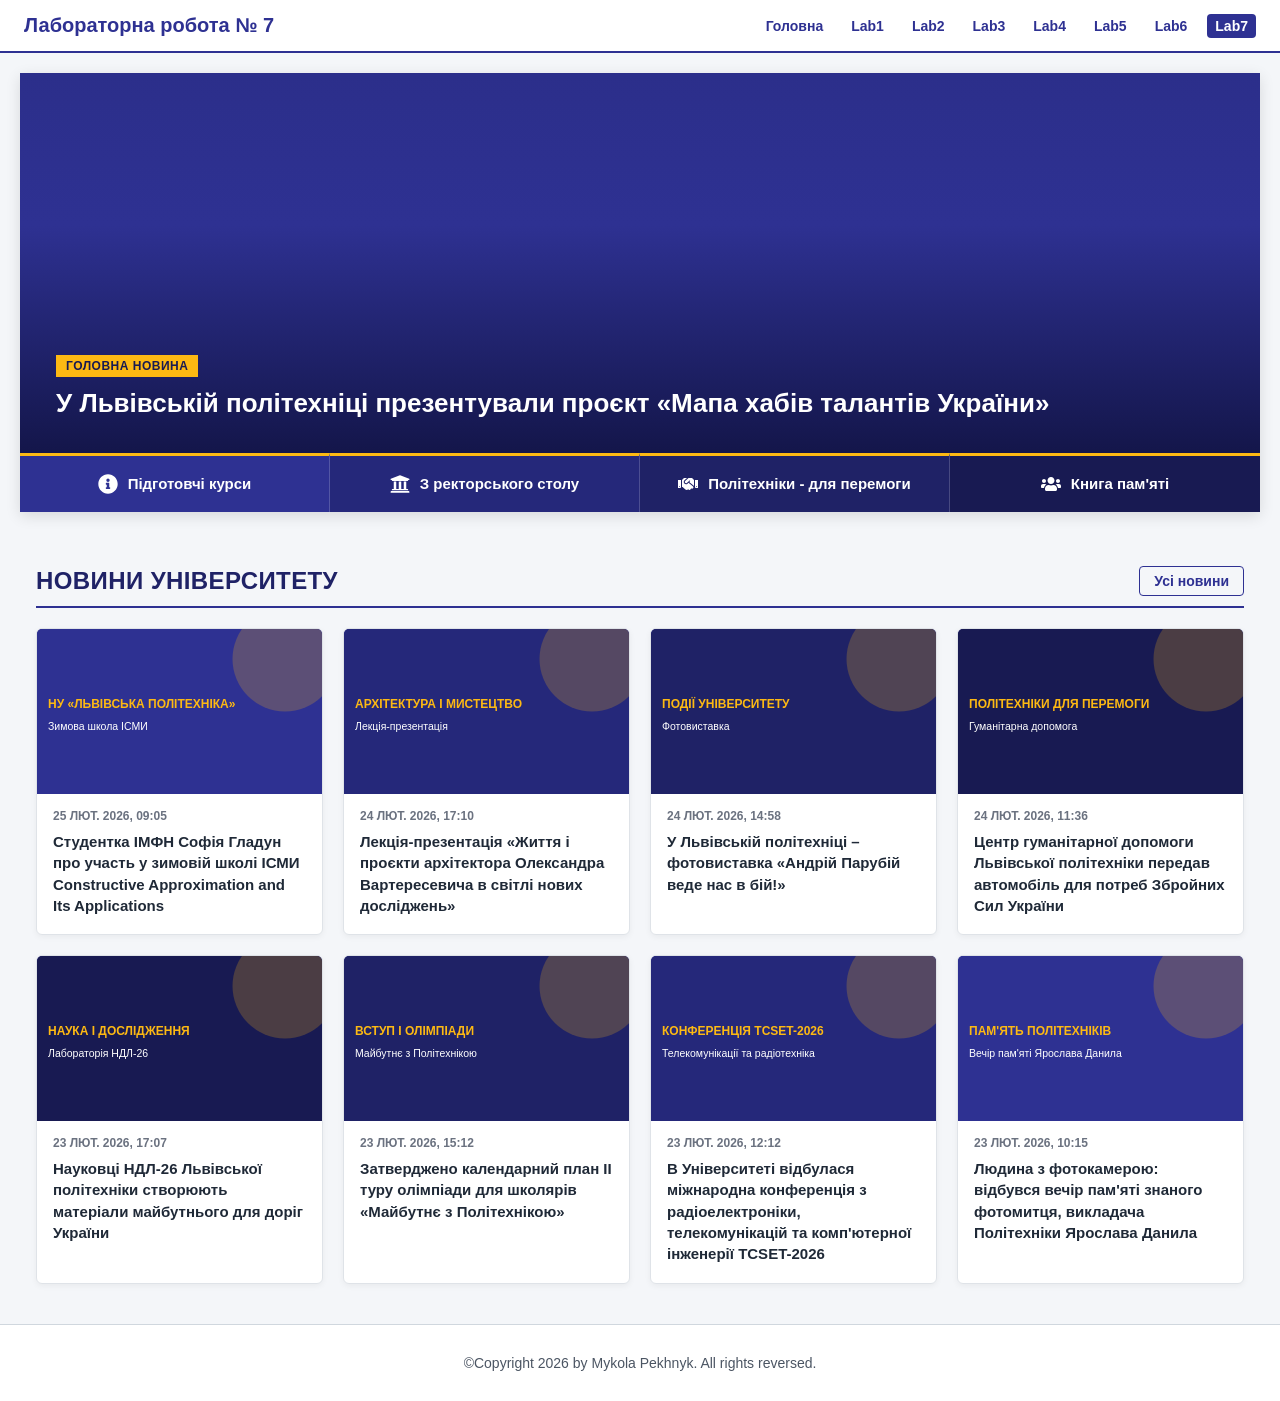
<file: lab7/index.html>
<!DOCTYPE html>
<html lang="uk">
<head>
    <meta charset="UTF-8">
    <meta name="viewport" content="width=device-width, initial-scale=1.0">
    <title>Лабораторна робота №7 — CSS Flexbox, Grid Layout, transitions та animations</title>
    <link rel="stylesheet" href="css/styles.css">
</head>
<body>
    <nav class="lab-nav" aria-label="Навігація по курсу">
        <h1>Лабораторна робота № 7</h1>
        <ul>
            <li><a href="../index.html">Головна</a></li>
            <li><a href="../lab1/index.html">Lab1</a></li>
            <li><a href="../lab2/index.html">Lab2</a></li>
            <li><a href="../lab3/index.html">Lab3</a></li>
            <li><a href="../lab4/index.html">Lab4</a></li>
            <li><a href="../lab5/index.html">Lab5</a></li>
            <li><a href="../lab6/index.html">Lab6</a></li>
            <li><a href="index.html" class="active">Lab7</a></li>
        </ul>
    </nav>

    <!-- Варіант 2: блок header#hero_container на базі Flexbox -->
    <header id="hero_container" aria-label="Головний банер НУ Львівська політехніка">
        <div id="hero">
            <div class="shadow"></div>
            <div class="container">
                <span class="hero-badge">Головна новина</span>
                <h2>
                    <a href="https://lpnu.ua/news/u-lvivskii-politekhnitsi-prezentuvaly-proiekt-mapa-khabiv-talantiv-ukrainy" target="_blank" rel="noopener noreferrer">
                        У Львівській політехніці презентували проєкт «Мапа хабів талантів України»
                    </a>
                </h2>
            </div>
        </div>

        <section id="block-lpnushortcutstop4" aria-label="Швидкі посилання">
            <div class="row">
                <a href="https://lpnu.ua/pidhotovchi-kursy" target="_blank" rel="noopener noreferrer">
                    <div class="shortcut-item shortcut-1">
                        <svg aria-hidden="true" viewBox="0 0 512 512"><path fill="currentColor" d="M256 8C119.043 8 8 119.083 8 256c0 136.997 111.043 248 248 248s248-111.003 248-248C504 119.083 392.957 8 256 8zm0 110c23.196 0 42 18.804 42 42s-18.804 42-42 42-42-18.804-42-42 18.804-42 42-42zm56 254c0 6.627-5.373 12-12 12h-88c-6.627 0-12-5.373-12-12v-24c0-6.627 5.373-12 12-12h12v-64h-12c-6.627 0-12-5.373-12-12v-24c0-6.627 5.373-12 12-12h64c6.627 0 12 5.373 12 12v100h12c6.627 0 12 5.373 12 12v24z"/></svg>
                        <h3>Підготовчі курси</h3>
                    </div>
                </a>
                <a href="https://lpnu.ua/reflections" target="_blank" rel="noopener noreferrer">
                    <div class="shortcut-item shortcut-2">
                        <svg aria-hidden="true" viewBox="0 0 512 512"><path fill="currentColor" d="M496 128v16a8 8 0 0 1-8 8h-24v12c0 6.627-5.373 12-12 12H60c-6.627 0-12-5.373-12-12v-12H24a8 8 0 0 1-8-8v-16a8 8 0 0 1 4.941-7.392l232-88a7.996 7.996 0 0 1 6.118 0l232 88A8 8 0 0 1 496 128zm-24 304H40c-13.255 0-24 10.745-24 24v16a8 8 0 0 0 8 8h464a8 8 0 0 0 8-8v-16c0-13.255-10.745-24-24-24zM96 192v192H60c-6.627 0-12 5.373-12 12v20h416v-20c0-6.627-5.373-12-12-12h-36V192h-64v192h-64V192h-64v192h-64V192H96z"/></svg>
                        <h3>З ректорського столу</h3>
                    </div>
                </a>
                <a href="https://lpnu.ua/politekhniky-dlia-peremohy" target="_blank" rel="noopener noreferrer">
                    <div class="shortcut-item shortcut-3">
                        <svg aria-hidden="true" viewBox="0 0 640 512"><path fill="currentColor" d="M434.7 64h-85.9c-8 0-15.7 3-21.6 8.4l-98.3 90c-.1.1-.2.3-.3.4-16.6 15.6-16.3 40.5-2.1 56 12.7 13.9 39.4 17.6 56.1 2.7.1-.1.3-.1.4-.2l79.9-73.2c6.5-5.9 16.7-5.5 22.6 1 6 6.5 5.5 16.6-1 22.6l-26.1 23.9L504 313.8c2.9 2.4 5.5 5 7.9 7.7V128l-54.6-54.6c-5.9-6-14.1-9.4-22.6-9.4zM544 128.2v223.9c0 17.7 14.3 32 32 32h64V128.2h-96zm48 223.9c-8.8 0-16-7.2-16-16s7.2-16 16-16 16 7.2 16 16-7.2 16-16 16zM0 384h64c17.7 0 32-14.3 32-32V128.2H0V384zm48-63.9c8.8 0 16 7.2 16 16s-7.2 16-16 16-16-7.2-16-16c0-8.9 7.2-16 16-16zm435.9 18.6L334.6 217.5l-30 27.5c-29.7 27.1-75.2 24.5-101.7-4.4-26.9-29.4-24.8-74.9 4.4-101.7L289.1 64h-83.8c-8.5 0-16.6 3.4-22.6 9.4L128 128v223.9h18.3l90.5 81.9c27.4 22.3 67.7 18.1 90-9.3l.2-.2 17.9 15.5c15.9 13 39.4 10.5 52.3-5.4l31.4-38.6 5.4 4.4c13.7 11.1 33.9 9.1 45-4.7l9.5-11.7c11.2-13.8 9.1-33.9-4.6-45.1z"/></svg>
                        <h3>Політехніки - для перемоги</h3>
                    </div>
                </a>
                <a href="https://lpnu.ua/knyha-pamiati" target="_blank" rel="noopener noreferrer">
                    <div class="shortcut-item shortcut-4">
                        <svg aria-hidden="true" viewBox="0 0 640 512"><path fill="currentColor" d="M96 224c35.3 0 64-28.7 64-64s-28.7-64-64-64-64 28.7-64 64 28.7 64 64 64zm448 0c35.3 0 64-28.7 64-64s-28.7-64-64-64-64 28.7-64 64 28.7 64 64 64zm32 32h-64c-17.6 0-33.5 7.1-45.1 18.6 40.3 22.1 68.9 62 75.1 109.4h66c17.7 0 32-14.3 32-32v-32c0-35.3-28.7-64-64-64zm-256 0c61.9 0 112-50.1 112-112S381.9 32 320 32 208 82.1 208 144s50.1 112 112 112zm76.8 32h-8.3c-20.8 10-43.9 16-68.5 16s-47.6-6-68.5-16h-8.3C179.6 288 128 339.6 128 403.2V432c0 26.5 21.5 48 48 48h288c26.5 0 48-21.5 48-48v-28.8c0-63.6-51.6-115.2-115.2-115.2zm-223.7-13.4C161.5 263.1 145.6 256 128 256H64c-35.3 0-64 28.7-64 64v32c0 17.7 14.3 32 32 32h65.9c6.3-47.4 34.9-87.3 75.2-109.4z"/></svg>
                        <h3>Книга пам'яті</h3>
                    </div>
                </a>
            </div>
        </section>
    </header>

    <!-- Блок main із div.main-container та сіткою новин (CSS Grid) -->
    <main>
        <div class="main-container">
            <div class="section-header">
                <h2>Новини університету</h2>
                <a class="all-news-link" href="https://lpnu.ua/news" target="_blank" rel="noopener noreferrer">Усі новини</a>
            </div>

            <div class="news-grid">
                <article class="news-card">
                    <div class="news-thumb">
                        <img src="data:image/svg+xml;utf8,%3Csvg xmlns='http://www.w3.org/2000/svg' width='400' height='220'%3E%3Crect width='400' height='220' fill='%232e3192'/%3E%3Ccircle cx='340' cy='40' r='70' fill='%23fdb913' fill-opacity='0.22'/%3E%3Ctext x='24' y='105' fill='%23fdb913' font-family='Arial' font-size='16' font-weight='bold'%3E%D0%9D%D0%A3 %C2%AB%D0%9B%D0%AC%D0%92%D0%86%D0%92%D0%A1%D0%AC%D0%9A%D0%90 %D0%9F%D0%9E%D0%9B%D0%86%D0%A2%D0%95%D0%A5%D0%9D%D0%86%D0%9A%D0%90%C2%BB%3C/text%3E%3Ctext x='24' y='135' fill='%23ffffff' font-family='Arial' font-size='14'%3E%D0%97%D0%B8%D0%BC%D0%BE%D0%B2%D0%B0 %D1%88%D0%BA%D0%BE%D0%BB%D0%B0 %D0%86%D0%A1%D0%9C%D0%98%3C/text%3E%3C/svg%3E" alt="Студентка ІМФН Софія Гладун">
                    </div>
                    <div class="news-body">
                        <time class="news-date" datetime="2026-02-25T09:05">25 ЛЮТ. 2026, 09:05</time>
                        <h3 class="news-title">
                            <a href="https://lpnu.ua/news" target="_blank" rel="noopener noreferrer">
                                Студентка ІМФН Софія Гладун про участь у зимовій школі ІСМИ Constructive Approximation and Its Applications
                            </a>
                        </h3>
                    </div>
                </article>

                <article class="news-card">
                    <div class="news-thumb">
                        <img src="data:image/svg+xml;utf8,%3Csvg xmlns='http://www.w3.org/2000/svg' width='400' height='220'%3E%3Crect width='400' height='220' fill='%2325287a'/%3E%3Ccircle cx='340' cy='40' r='70' fill='%23fdb913' fill-opacity='0.22'/%3E%3Ctext x='24' y='105' fill='%23fdb913' font-family='Arial' font-size='16' font-weight='bold'%3E%D0%90%D0%A0%D0%A5%D0%86%D0%A2%D0%95%D0%9A%D0%A2%D0%A3%D0%A0%D0%90 %D0%86 %D0%9C%D0%98%D0%A1%D0%A2%D0%95%D0%A6%D0%A2%D0%92%D0%9E%3C/text%3E%3Ctext x='24' y='135' fill='%23ffffff' font-family='Arial' font-size='14'%3E%D0%9B%D0%B5%D0%BA%D1%86%D1%96%D1%8F-%D0%BF%D1%80%D0%B5%D0%B7%D0%B5%D0%BD%D1%82%D0%B0%D1%86%D1%96%D1%8F%3C/text%3E%3C/svg%3E" alt="Лекція-презентація про архітектора Олександра Вартересевича">
                    </div>
                    <div class="news-body">
                        <time class="news-date" datetime="2026-02-24T17:10">24 ЛЮТ. 2026, 17:10</time>
                        <h3 class="news-title">
                            <a href="https://lpnu.ua/news" target="_blank" rel="noopener noreferrer">
                                Лекція-презентація «Життя і проєкти архітектора Олександра Вартересевича в світлі нових досліджень»
                            </a>
                        </h3>
                    </div>
                </article>

                <article class="news-card">
                    <div class="news-thumb">
                        <img src="data:image/svg+xml;utf8,%3Csvg xmlns='http://www.w3.org/2000/svg' width='400' height='220'%3E%3Crect width='400' height='220' fill='%231f2266'/%3E%3Ccircle cx='340' cy='40' r='70' fill='%23fdb913' fill-opacity='0.22'/%3E%3Ctext x='24' y='105' fill='%23fdb913' font-family='Arial' font-size='16' font-weight='bold'%3E%D0%9F%D0%9E%D0%94%D0%86%D0%87 %D0%A3%D0%9D%D0%86%D0%92%D0%95%D0%A0%D0%A1%D0%98%D0%A2%D0%95%D0%A2%D0%A3%3C/text%3E%3Ctext x='24' y='135' fill='%23ffffff' font-family='Arial' font-size='14'%3E%D0%A4%D0%BE%D1%82%D0%BE%D0%B2%D0%B8%D1%81%D1%82%D0%B0%D0%B2%D0%BA%D0%B0%3C/text%3E%3C/svg%3E" alt="Фотовиставка у Львівській політехніці">
                    </div>
                    <div class="news-body">
                        <time class="news-date" datetime="2026-02-24T14:58">24 ЛЮТ. 2026, 14:58</time>
                        <h3 class="news-title">
                            <a href="https://lpnu.ua/news" target="_blank" rel="noopener noreferrer">
                                У Львівській політехніці – фотовиставка «Андрій Парубій веде нас в бій!»
                            </a>
                        </h3>
                    </div>
                </article>

                <article class="news-card">
                    <div class="news-thumb">
                        <img src="data:image/svg+xml;utf8,%3Csvg xmlns='http://www.w3.org/2000/svg' width='400' height='220'%3E%3Crect width='400' height='220' fill='%23181a52'/%3E%3Ccircle cx='340' cy='40' r='70' fill='%23fdb913' fill-opacity='0.22'/%3E%3Ctext x='24' y='105' fill='%23fdb913' font-family='Arial' font-size='16' font-weight='bold'%3E%D0%9F%D0%9E%D0%9B%D0%86%D0%A2%D0%95%D0%A5%D0%9D%D0%86%D0%9A%D0%98 %D0%94%D0%9B%D0%AF %D0%9F%D0%95%D0%A0%D0%95%D0%9C%D0%9E%D0%93%D0%98%3C/text%3E%3Ctext x='24' y='135' fill='%23ffffff' font-family='Arial' font-size='14'%3E%D0%93%D1%83%D0%BC%D0%B0%D0%BD%D1%96%D1%82%D0%B0%D1%80%D0%BD%D0%B0 %D0%B4%D0%BE%D0%BF%D0%BE%D0%BC%D0%BE%D0%B3%D0%B0%3C/text%3E%3C/svg%3E" alt="Центр гуманітарної допомоги Львівської політехніки">
                    </div>
                    <div class="news-body">
                        <time class="news-date" datetime="2026-02-24T11:36">24 ЛЮТ. 2026, 11:36</time>
                        <h3 class="news-title">
                            <a href="https://lpnu.ua/news" target="_blank" rel="noopener noreferrer">
                                Центр гуманітарної допомоги Львівської політехніки передав автомобіль для потреб Збройних Сил України
                            </a>
                        </h3>
                    </div>
                </article>

                <article class="news-card">
                    <div class="news-thumb">
                        <img src="data:image/svg+xml;utf8,%3Csvg xmlns='http://www.w3.org/2000/svg' width='400' height='220'%3E%3Crect width='400' height='220' fill='%23181a52'/%3E%3Ccircle cx='340' cy='40' r='70' fill='%23fdb913' fill-opacity='0.22'/%3E%3Ctext x='24' y='105' fill='%23fdb913' font-family='Arial' font-size='16' font-weight='bold'%3E%D0%9D%D0%90%D0%A3%D0%9A%D0%90 %D0%86 %D0%94%D0%9E%D0%A1%D0%9B%D0%86%D0%94%D0%96%D0%95%D0%9D%D0%9D%D0%AF%3C/text%3E%3Ctext x='24' y='135' fill='%23ffffff' font-family='Arial' font-size='14'%3E%D0%9B%D0%B0%D0%B1%D0%BE%D1%80%D0%B0%D1%82%D0%BE%D1%80%D1%96%D1%8F %D0%9D%D0%94%D0%9B-26%3C/text%3E%3C/svg%3E" alt="Науковці НДЛ-26 Львівської політехніки">
                    </div>
                    <div class="news-body">
                        <time class="news-date" datetime="2026-02-23T17:07">23 ЛЮТ. 2026, 17:07</time>
                        <h3 class="news-title">
                            <a href="https://lpnu.ua/news" target="_blank" rel="noopener noreferrer">
                                Науковці НДЛ-26 Львівської політехніки створюють матеріали майбутнього для доріг України
                            </a>
                        </h3>
                    </div>
                </article>

                <article class="news-card">
                    <div class="news-thumb">
                        <img src="data:image/svg+xml;utf8,%3Csvg xmlns='http://www.w3.org/2000/svg' width='400' height='220'%3E%3Crect width='400' height='220' fill='%231f2266'/%3E%3Ccircle cx='340' cy='40' r='70' fill='%23fdb913' fill-opacity='0.22'/%3E%3Ctext x='24' y='105' fill='%23fdb913' font-family='Arial' font-size='16' font-weight='bold'%3E%D0%92%D0%A1%D0%A2%D0%A3%D0%9F %D0%86 %D0%9E%D0%9B%D0%86%D0%9C%D0%9F%D0%86%D0%90%D0%94%D0%98%3C/text%3E%3Ctext x='24' y='135' fill='%23ffffff' font-family='Arial' font-size='14'%3E%D0%9C%D0%B0%D0%B9%D0%B1%D1%83%D1%82%D0%BD%D1%94 %D0%B7 %D0%9F%D0%BE%D0%BB%D1%96%D1%82%D0%B5%D1%85%D0%BD%D1%96%D0%BA%D0%BE%D1%8E%3C/text%3E%3C/svg%3E" alt="Олімпіада Майбутнє з Політехнікою">
                    </div>
                    <div class="news-body">
                        <time class="news-date" datetime="2026-02-23T15:12">23 ЛЮТ. 2026, 15:12</time>
                        <h3 class="news-title">
                            <a href="https://lpnu.ua/news" target="_blank" rel="noopener noreferrer">
                                Затверджено календарний план ІІ туру олімпіади для школярів «Майбутнє з Політехнікою»
                            </a>
                        </h3>
                    </div>
                </article>

                <article class="news-card">
                    <div class="news-thumb">
                        <img src="data:image/svg+xml;utf8,%3Csvg xmlns='http://www.w3.org/2000/svg' width='400' height='220'%3E%3Crect width='400' height='220' fill='%2325287a'/%3E%3Ccircle cx='340' cy='40' r='70' fill='%23fdb913' fill-opacity='0.22'/%3E%3Ctext x='24' y='105' fill='%23fdb913' font-family='Arial' font-size='16' font-weight='bold'%3E%D0%9A%D0%9E%D0%9D%D0%A4%D0%95%D0%A0%D0%95%D0%9D%D0%A6%D0%86%D0%AF TCSET-2026%3C/text%3E%3Ctext x='24' y='135' fill='%23ffffff' font-family='Arial' font-size='14'%3E%D0%A2%D0%B5%D0%BB%D0%B5%D0%BA%D0%BE%D0%BC%D1%83%D0%BD%D1%96%D0%BA%D0%B0%D1%86%D1%96%D1%97 %D1%82%D0%B0 %D1%80%D0%B0%D0%B4%D1%96%D0%BE%D1%82%D0%B5%D1%85%D0%BD%D1%96%D0%BA%D0%B0%3C/text%3E%3C/svg%3E" alt="Конференція TCSET-2026">
                    </div>
                    <div class="news-body">
                        <time class="news-date" datetime="2026-02-23T12:12">23 ЛЮТ. 2026, 12:12</time>
                        <h3 class="news-title">
                            <a href="https://lpnu.ua/news" target="_blank" rel="noopener noreferrer">
                                В Університеті відбулася міжнародна конференція з радіоелектроніки, телекомунікацій та комп'ютерної інженерії TCSET-2026
                            </a>
                        </h3>
                    </div>
                </article>

                <article class="news-card">
                    <div class="news-thumb">
                        <img src="data:image/svg+xml;utf8,%3Csvg xmlns='http://www.w3.org/2000/svg' width='400' height='220'%3E%3Crect width='400' height='220' fill='%232e3192'/%3E%3Ccircle cx='340' cy='40' r='70' fill='%23fdb913' fill-opacity='0.22'/%3E%3Ctext x='24' y='105' fill='%23fdb913' font-family='Arial' font-size='16' font-weight='bold'%3E%D0%9F%D0%90%D0%9C'%D0%AF%D0%A2%D0%AC %D0%9F%D0%9E%D0%9B%D0%86%D0%A2%D0%95%D0%A5%D0%9D%D0%86%D0%9A%D0%86%D0%92%3C/text%3E%3Ctext x='24' y='135' fill='%23ffffff' font-family='Arial' font-size='14'%3E%D0%92%D0%B5%D1%87%D1%96%D1%80 %D0%BF%D0%B0%D0%BC'%D1%8F%D1%82%D1%96 %D0%AF%D1%80%D0%BE%D1%81%D0%BB%D0%B0%D0%B2%D0%B0 %D0%94%D0%B0%D0%BD%D0%B8%D0%BB%D0%B0%3C/text%3E%3C/svg%3E" alt="Вечір пам'яті Ярослава Данила">
                    </div>
                    <div class="news-body">
                        <time class="news-date" datetime="2026-02-23T10:15">23 ЛЮТ. 2026, 10:15</time>
                        <h3 class="news-title">
                            <a href="https://lpnu.ua/news" target="_blank" rel="noopener noreferrer">
                                Людина з фотокамерою: відбувся вечір пам'яті знаного фотомитця, викладача Політехніки Ярослава Данила
                            </a>
                        </h3>
                    </div>
                </article>
            </div>
        </div>
    </main>

    <footer>
        <p>&copy;Copyright 2026 by Mykola Pekhnyk. All rights reversed.</p>
    </footer>
</body>
</html>
</file>
<file: lab5/css/styles.css>
/* Загальні налаштування блочної моделі та шрифтів */
* {
    box-sizing: border-box;
}

body {
    margin: 0;
    padding: 0;
    font-family: "Open Sans", "Segoe UI", Arial, sans-serif;
    color: #222222;
    background-color: #f4f6f9;
}

.lab-nav {
    padding: 15px 30px;
    background-color: #ffffff;
    border-bottom: 2px solid #2e3192;
}

/* Головний контейнер hero_container */
#hero_container {
    width: 100%;
    max-width: 1200px;
    margin: 25px auto;
    border: 1px solid #d0d7de;
    background-color: #2e3192;
}

/* Банер із фоновим зображенням новини */
#hero {
    position: relative;
    width: 100%;
    min-height: 440px;
    display: flex;
    align-items: flex-end;
    padding: 30px 40px;
    background-size: cover;
    background-position: center top;
}

#hero .shadow {
    position: absolute;
    top: 0;
    left: 0;
    width: 100%;
    height: 100%;
    background: linear-gradient(to top, rgba(0, 0, 0, 0.8) 0%, rgba(46, 49, 146, 0.25) 55%, rgba(0, 0, 0, 0) 100%);
    pointer-events: none;
}

#hero .container {
    position: relative;
    z-index: 2;
    width: 100%;
    max-width: 1140px;
    margin: 0 auto;
}

#hero h2 {
    margin: 0;
    font-size: 28px;
    font-weight: 700;
    line-height: 1.3;
}

#hero h2 a {
    color: #ffffff;
    text-decoration: none;
}

#hero h2 a:hover {
    color: #fdb913;
    text-decoration: underline;
}

/* Нижня панель із 4 кнопками-плитками */
#block-lpnushortcutstop4 .container-fluid {
    width: 100%;
    padding: 0;
}

#block-lpnushortcutstop4 .row {
    display: flex;
    flex-wrap: wrap;
    margin: 0;
}

#block-lpnushortcutstop4 .row > a {
    flex: 1 1 25%;
    min-width: 240px;
    text-decoration: none;
    color: #ffffff;
}

.shortcut-1,
.shortcut-2,
.shortcut-3,
.shortcut-4 {
    height: 100%;
    padding: 20px 18px;
    border-right: 1px solid rgba(255, 255, 255, 0.2);
    border-top: 3px solid #fdb913;
    display: flex;
    align-items: center;
    justify-content: center;
    transition: background-color 0.25s ease;
}

.shortcut-1 { background-color: #2e3192; }
.shortcut-2 { background-color: #25287a; }
.shortcut-3 { background-color: #1f2266; }
.shortcut-4 { background-color: #181a52; border-right: none; }

.shortcut-1:hover,
.shortcut-2:hover,
.shortcut-3:hover,
.shortcut-4:hover {
    background-color: #fdb913;
    color: #181a52;
}

#block-lpnushortcutstop4 h2 {
    margin: 0;
    font-size: 16px;
    font-weight: 600;
    line-height: 1.3;
    display: flex;
    align-items: center;
    gap: 10px;
}

#block-lpnushortcutstop4 svg {
    width: 22px;
    height: 22px;
    flex-shrink: 0;
}

footer {
    padding: 15px 30px;
}
</file>
<file: lab6/css/styles.css>
body {
    font-family: Arial, sans-serif;
    margin: 0;
    padding: 0;
}

header {
    text-align: center;
    background: #4CAF50;
    color: white;
    padding: 10px 0;
    position: sticky;
    top: 0;
    z-index: 100;
    box-shadow: 0 2px 4px rgba(0, 0, 0, 0.1);
}

header h1 {
    margin: 5px 0;
}

header nav ul {
    list-style: none;
    margin: 5px 0 0;
    padding: 0;
    display: flex;
    justify-content: center;
    flex-wrap: wrap;
    gap: 14px;
}

header nav a {
    color: #ffffff;
    text-decoration: none;
    font-size: 14px;
}

header nav a:hover {
    text-decoration: underline;
}

section {
    padding: 20px;
}

h2 {
    position: sticky;
    top: 82px;
    background: #f9f9f9;
    padding: 10px 0;
    margin: 0;
    z-index: 10;
    border-bottom: 1px solid #ddd;
}

/* Секція 1 */
#section-1 img {
    float: left;
    margin-right: 20px;
    width: 250px;
    height: 250px;
}

.text {
    text-align: justify;
}

.clear {
    clear: both;
}

/* Секція 2 */
.multicolumn-text {
    column-count: 2;
    column-width: 300px;
    column-gap: 20px;
    /* Текст у 2 колонки */
}

/* Секція 3 */
#subscribe-button {
    padding: 10px 20px;
    font-size: 16px;
    background-color: #4CAF50;
    color: white;
    border: none;
    cursor: pointer;
}

#subscribe-button:hover {
    background-color: #45a049;
}

/* Модальне вікно */
#modal.hidden {
    display: none;
}

#modal {
    position: fixed;
    top: 0;
    left: 0;
    width: 100%;
    height: 100%;
    background: rgba(0, 0, 0, 0.5);
    display: flex;
    justify-content: center;
    align-items: center;
    z-index: 1000;
}

.modal-content {
    background: white;
    width: 50%;
    height: 50%;
    padding: 20px;
    border-radius: 5px;
    text-align: center;
    box-shadow: 0 4px 8px rgba(0, 0, 0, 0.2);
}

input[type="email"] {
    padding: 10px;
    width: 80%;
    margin: 10px 0;
    font-size: 16px;
    box-sizing: border-box;
}

button[type="submit"] {
    padding: 10px 20px;
    background-color: #4CAF50;
    color: white;
    border: none;
    cursor: pointer;
}

footer {
    padding: 15px 20px;
    background: #f9f9f9;
    border-top: 1px solid #ddd;
}
</file>
<file: lab7/css/styles.css>
/* Базові налаштування */
* {
    box-sizing: border-box;
}

body {
    margin: 0;
    padding: 0;
    font-family: "Open Sans", "Segoe UI", Arial, sans-serif;
    color: #222222;
    background-color: #f4f6f9;
}

/* Навігаційна панель курсу */
.lab-nav {
    background-color: #ffffff;
    border-bottom: 2px solid #2e3192;
    padding: 14px 24px;
    display: flex;
    justify-content: space-between;
    align-items: center;
    flex-wrap: wrap;
    gap: 12px;
}

.lab-nav h1 {
    margin: 0;
    font-size: 20px;
    color: #2e3192;
}

.lab-nav ul {
    list-style: none;
    margin: 0;
    padding: 0;
    display: flex;
    flex-wrap: wrap;
    gap: 12px;
}

.lab-nav a {
    text-decoration: none;
    color: #2e3192;
    font-weight: 600;
    font-size: 14px;
    padding: 4px 8px;
    border-radius: 4px;
    transition: background-color 0.25s ease, color 0.25s ease;
}

.lab-nav a:hover,
.lab-nav a.active {
    background-color: #2e3192;
    color: #ffffff;
}

/* Анімація появи блоків */
@keyframes fadeInUp {
    from {
        opacity: 0;
        transform: translateY(18px);
    }
    to {
        opacity: 1;
        transform: translateY(0);
    }
}

/* Варіант 2: header#hero_container (Flexbox) */
#hero_container {
    width: 100%;
    max-width: 1240px;
    margin: 20px auto;
    background-color: #2e3192;
    box-shadow: 0 4px 14px rgba(0, 0, 0, 0.12);
    animation: fadeInUp 0.5s ease-out both;
}

#hero {
    position: relative;
    width: 100%;
    min-height: 380px;
    display: flex;
    flex-direction: column;
    justify-content: flex-end;
    padding: 32px 36px;
    background: #2e3192 url("https://lpnu.ua/sites/default/files/styles/hero/public/2026/11/19/news/38587/img2157.JPG?itok=qu8b2mdi") no-repeat center top / cover;
}

#hero .shadow {
    position: absolute;
    inset: 0;
    background: linear-gradient(to top, rgba(16, 18, 64, 0.88) 0%, rgba(46, 49, 146, 0.3) 60%, rgba(0, 0, 0, 0.05) 100%);
    pointer-events: none;
}

#hero .container {
    position: relative;
    z-index: 2;
    width: 100%;
}

.hero-badge {
    display: inline-block;
    background-color: #fdb913;
    color: #181a52;
    font-size: 12px;
    font-weight: 700;
    text-transform: uppercase;
    padding: 4px 10px;
    margin-bottom: 10px;
    letter-spacing: 0.5px;
}

#hero h2 {
    margin: 0;
    font-size: 26px;
    line-height: 1.3;
}

#hero h2 a {
    color: #ffffff;
    text-decoration: none;
    transition: color 0.25s ease;
}

#hero h2 a:hover {
    color: #fdb913;
}

/* Нижня панель швидких посилань у header (Flexbox) */
#block-lpnushortcutstop4 .row {
    display: flex;
    flex-wrap: wrap;
    margin: 0;
}

#block-lpnushortcutstop4 .row > a {
    text-decoration: none;
    color: #ffffff;
    display: flex;
}

.shortcut-item {
    width: 100%;
    padding: 18px 16px;
    border-top: 3px solid #fdb913;
    border-right: 1px solid rgba(255, 255, 255, 0.18);
    display: flex;
    align-items: center;
    justify-content: center;
    gap: 10px;
    transition: background-color 0.25s ease, color 0.25s ease, transform 0.25s ease;
}

.shortcut-1 { background-color: #2e3192; }
.shortcut-2 { background-color: #25287a; }
.shortcut-3 { background-color: #1f2266; }
.shortcut-4 { background-color: #181a52; }

.shortcut-item:hover {
    background-color: #fdb913;
    color: #181a52;
}

.shortcut-item h3 {
    margin: 0;
    font-size: 15px;
    font-weight: 600;
    line-height: 1.3;
}

.shortcut-item svg {
    width: 20px;
    height: 20px;
    flex-shrink: 0;
}

/* Головний блок новин: main > div.main-container (CSS Grid) */
main {
    padding: 10px 0 40px;
}

.main-container {
    width: 100%;
    max-width: 1240px;
    margin: 0 auto;
    padding: 0 16px;
}

.section-header {
    display: flex;
    justify-content: space-between;
    align-items: center;
    flex-wrap: wrap;
    gap: 12px;
    margin: 24px 0 20px;
    padding-bottom: 10px;
    border-bottom: 2px solid #2e3192;
}

.section-header h2 {
    margin: 0;
    font-size: 24px;
    color: #1f2266;
    text-transform: uppercase;
    letter-spacing: 0.4px;
}

.all-news-link {
    text-decoration: none;
    color: #2e3192;
    font-weight: 600;
    font-size: 14px;
    padding: 6px 14px;
    border: 1px solid #2e3192;
    border-radius: 4px;
    transition: background-color 0.25s ease, color 0.25s ease;
}

.all-news-link:hover {
    background-color: #2e3192;
    color: #ffffff;
}

/* Сітка карток новин */
.news-grid {
    display: grid;
    gap: 20px;
}

.news-card {
    background-color: #ffffff;
    border: 1px solid #dfe3e8;
    border-radius: 6px;
    overflow: hidden;
    display: flex;
    flex-direction: column;
    box-shadow: 0 2px 6px rgba(0, 0, 0, 0.05);
    animation: fadeInUp 0.55s ease-out both;
    transition: transform 0.28s ease, box-shadow 0.28s ease, border-color 0.28s ease;
}

.news-card:hover {
    transform: translateY(-5px);
    box-shadow: 0 10px 22px rgba(46, 49, 146, 0.16);
    border-color: #2e3192;
}

.news-thumb {
    width: 100%;
    height: 165px;
    overflow: hidden;
    background-color: #2e3192;
}

.news-thumb img {
    width: 100%;
    height: 100%;
    object-fit: cover;
    display: block;
    transition: transform 0.35s ease;
}

.news-card:hover .news-thumb img {
    transform: scale(1.05);
}

.news-body {
    padding: 15px 16px 18px;
    display: flex;
    flex-direction: column;
    flex-grow: 1;
}

.news-date {
    display: block;
    font-size: 12px;
    font-weight: 600;
    color: #6b7280;
    margin-bottom: 8px;
    text-transform: uppercase;
}

.news-title {
    margin: 0;
    font-size: 15px;
    font-weight: 600;
    line-height: 1.42;
}

.news-title a {
    color: #1f2937;
    text-decoration: none;
    transition: color 0.2s ease;
}

.news-title a:hover {
    color: #2e3192;
}

footer {
    background-color: #ffffff;
    border-top: 1px solid #d0d7de;
    padding: 16px 24px;
    text-align: center;
    font-size: 14px;
    color: #4b5563;
}

/* =========================================================
   МЕДІА-ЗАПИТИ ДЛЯ 3 БРЕЙКПОІНТІВ (п. 3.7)
   ========================================================= */

/* 1. Mobile (мобільні пристрої): до 767px — 1 колонка */
@media (max-width: 767px) {
    #hero {
        min-height: 260px;
        padding: 20px;
    }

    #hero h2 {
        font-size: 20px;
    }

    #block-lpnushortcutstop4 .row > a {
        flex: 1 1 100%;
    }

    .shortcut-item {
        border-right: none;
        justify-content: flex-start;
    }

    .news-grid {
        grid-template-columns: 1fr;
    }
}

/* 2. Tablet (планшети): 768px – 1023px — 2 колонки */
@media (min-width: 768px) and (max-width: 1023px) {
    #hero {
        min-height: 320px;
        padding: 26px 30px;
    }

    #hero h2 {
        font-size: 23px;
    }

    #block-lpnushortcutstop4 .row > a {
        flex: 1 1 50%;
    }

    .news-grid {
        grid-template-columns: repeat(2, 1fr);
    }
}

/* 3. Desktop (настільні ПК і ноутбуки): 1024px і більше — 4 колонки */
@media (min-width: 1024px) {
    #block-lpnushortcutstop4 .row > a {
        flex: 1 1 25%;
    }

    .shortcut-4 {
        border-right: none;
    }

    .news-grid {
        grid-template-columns: repeat(4, 1fr);
    }
}
</file>
